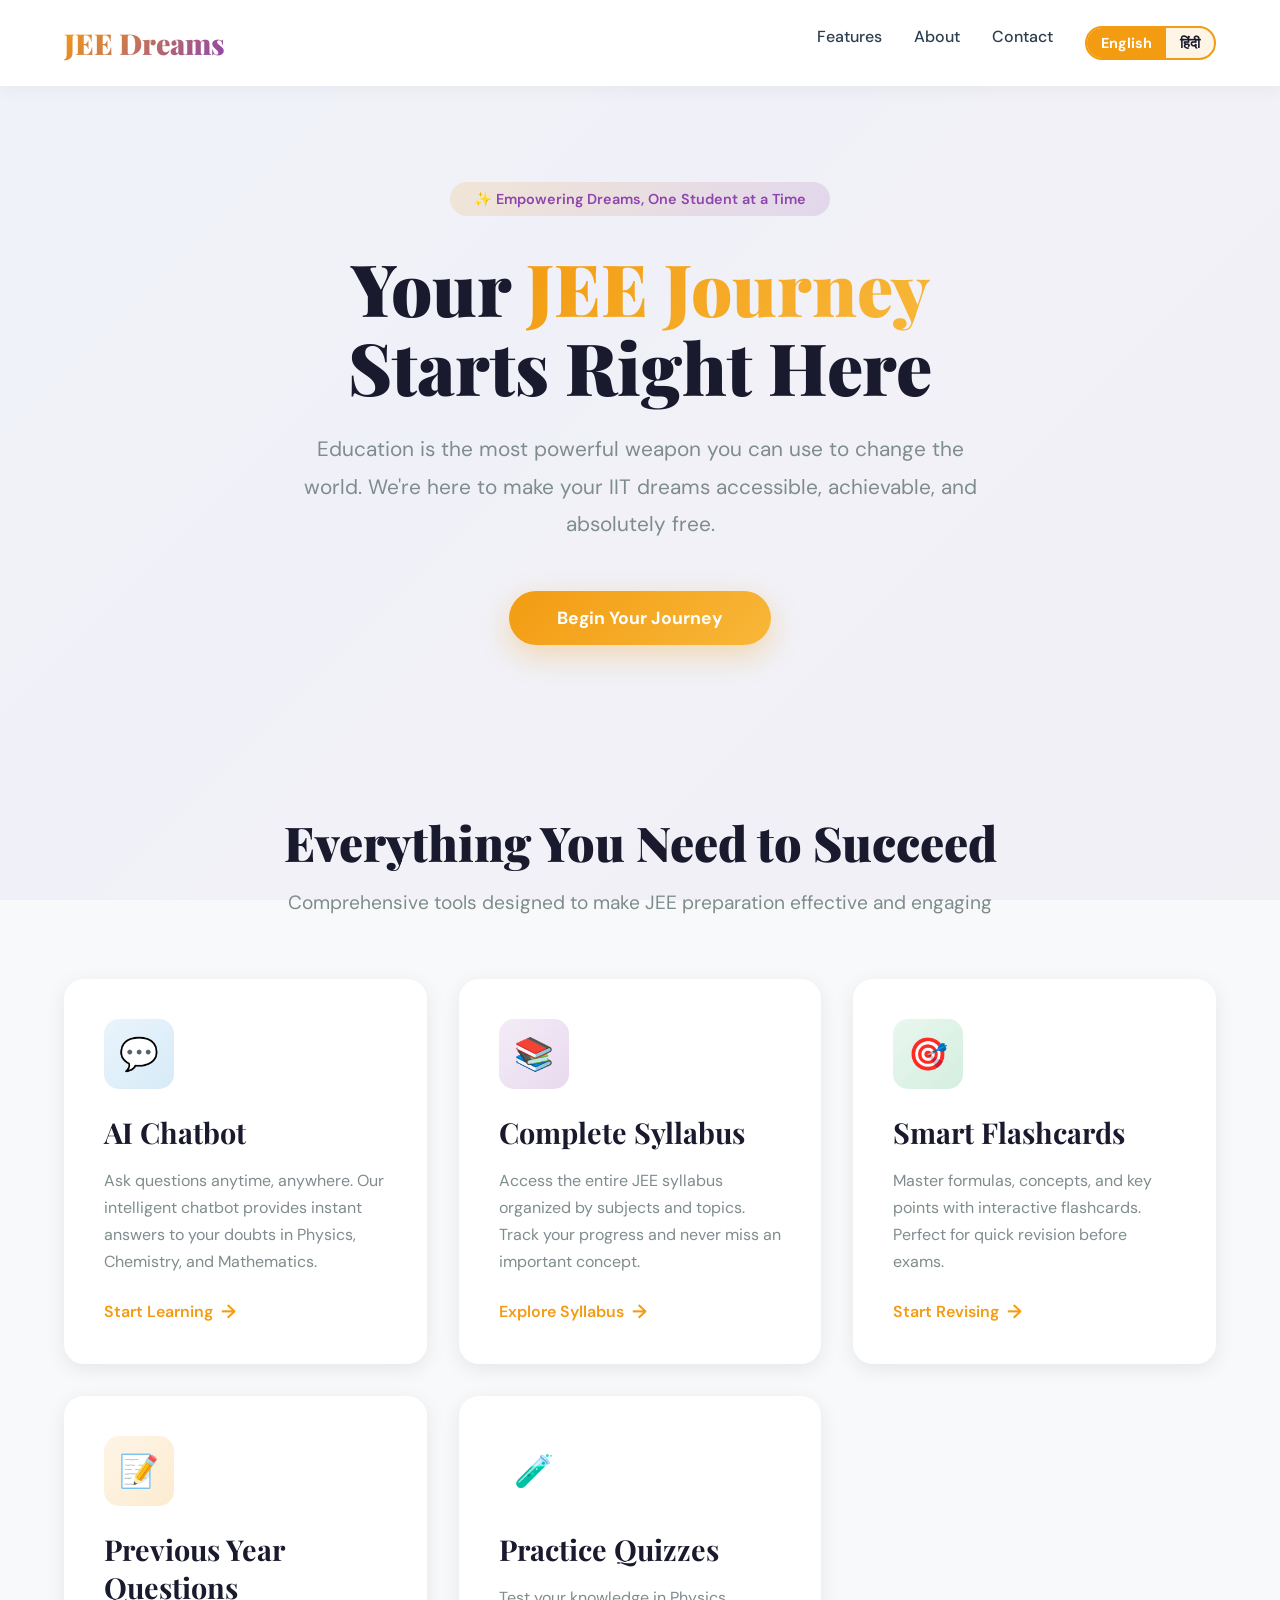
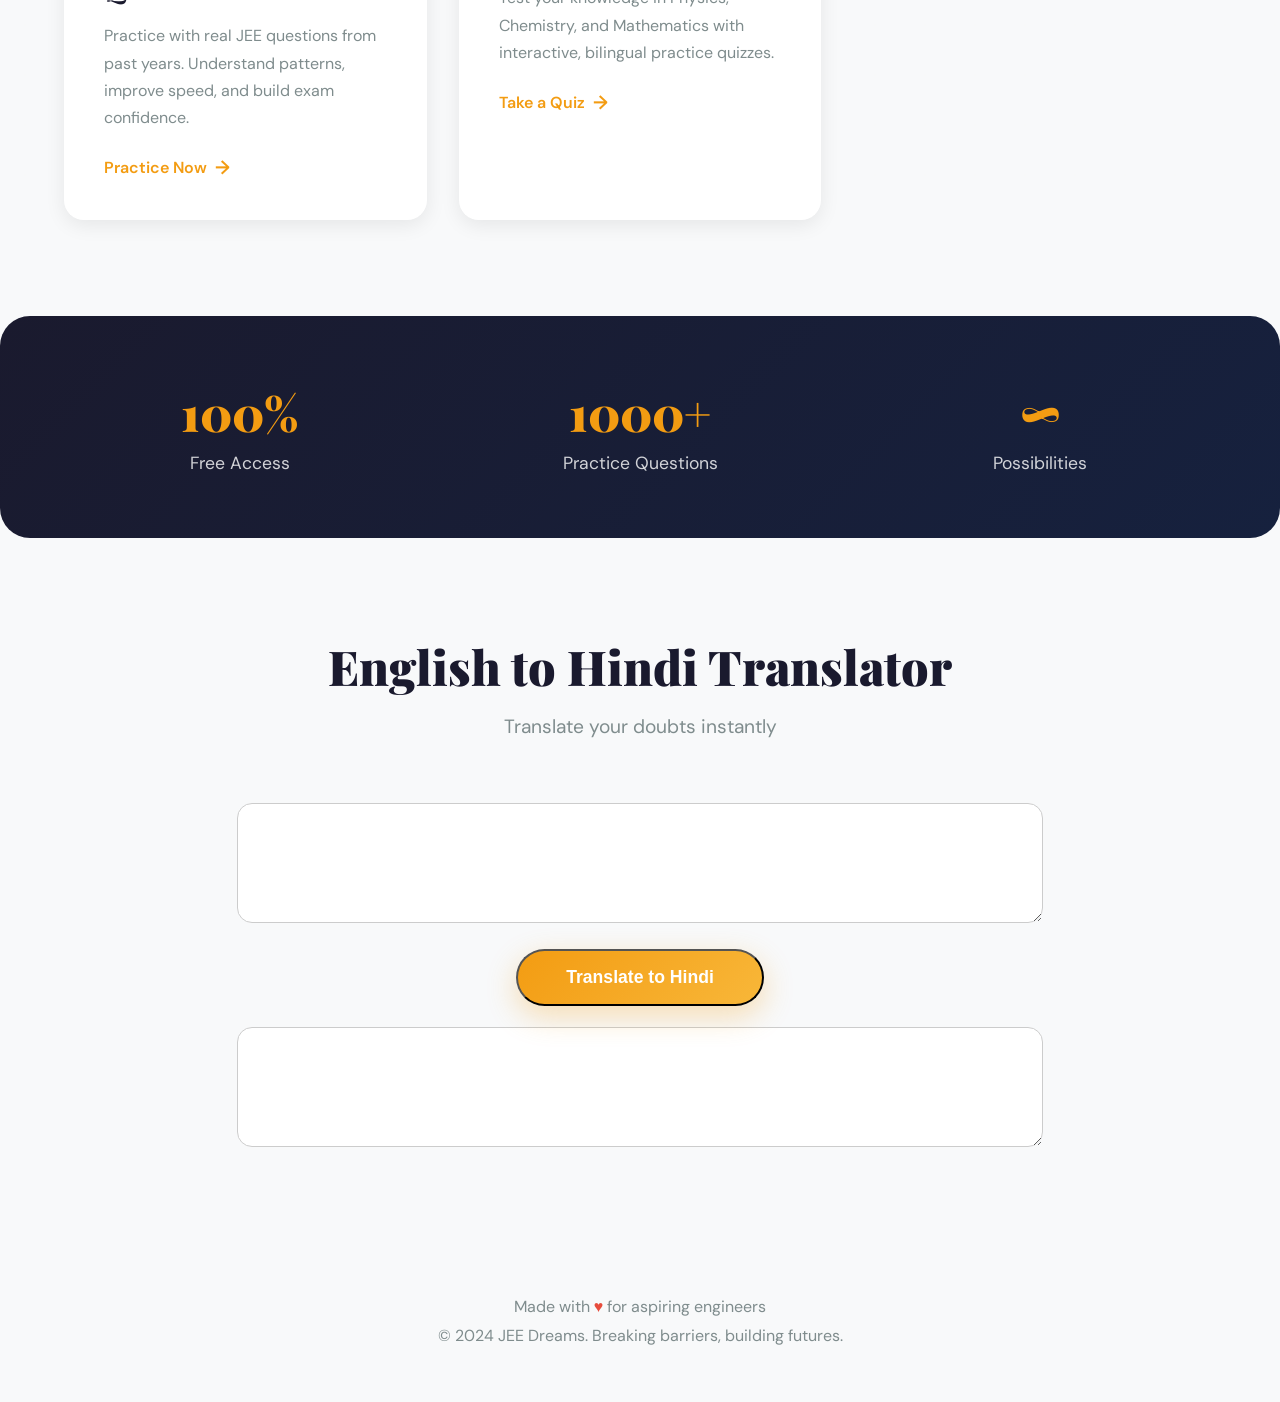
<file: index.html>
<!DOCTYPE html>
<html lang="en">
<head>
    <meta charset="UTF-8">
    <meta name="viewport" content="width=device-width, initial-scale=1.0">
    <title>JEE Dreams - Your Journey Starts Here</title>
    <link href="https://fonts.googleapis.com/css2?family=Playfair+Display:wght@700;900&family=DM+Sans:wght@400;500;700&display=swap" rel="stylesheet">
    <style>
        :root {
            --primary: #1a1a2e;
            --secondary: #16213e;
            --accent: #f39c12;
            --accent-light: #f8b739;
            --success: #27ae60;
            --purple: #8e44ad;
            --blue: #3498db;
            --text: #2c3e50;
            --text-light: #7f8c8d;
            --white: #ffffff;
            --bg-light: #f8f9fa;
        }

        * {
            margin: 0;
            padding: 0;
            box-sizing: border-box;
        }

        body {
            font-family: 'DM Sans', sans-serif;
            color: var(--text);
            overflow-x: hidden;
            background: var(--bg-light);
        }

        /* Animated Background */
        .background-animation {
            position: fixed;
            top: 0;
            left: 0;
            width: 100%;
            height: 100%;
            z-index: -1;
            background: linear-gradient(135deg, #667eea 0%, #764ba2 100%);
            opacity: 0.05;
        }

        .background-animation::before {
            content: '';
            position: absolute;
            width: 200%;
            height: 200%;
            background: radial-gradient(circle, rgba(243, 156, 18, 0.1) 1px, transparent 1px);
            background-size: 50px 50px;
            animation: moveGrid 20s linear infinite;
        }

        @keyframes moveGrid {
            0% { transform: translate(0, 0); }
            100% { transform: translate(50px, 50px); }
        }

        /* Header */
        header {
            padding: 1.5rem 5%;
            background: rgba(255, 255, 255, 0.95);
            backdrop-filter: blur(10px);
            box-shadow: 0 2px 20px rgba(0, 0, 0, 0.05);
            position: sticky;
            top: 0;
            z-index: 100;
            animation: slideDown 0.6s ease-out;
        }

        @keyframes slideDown {
            from {
                transform: translateY(-100%);
                opacity: 0;
            }
            to {
                transform: translateY(0);
                opacity: 1;
            }
        }

        .nav-container {
            max-width: 1400px;
            margin: 0 auto;
            display: flex;
            justify-content: space-between;
            align-items: center;
        }

        .logo {
            font-family: 'Playfair Display', serif;
            font-size: 1.8rem;
            font-weight: 900;
            background: linear-gradient(135deg, var(--accent), var(--purple));
            -webkit-background-clip: text;
            -webkit-text-fill-color: transparent;
            background-clip: text;
        }

        .nav-links {
            display: flex;
            gap: 2rem;
            list-style: none;
        }

        .nav-links a {
            color: var(--text);
            text-decoration: none;
            font-weight: 500;
            position: relative;
            transition: color 0.3s;
        }

        .nav-links a::after {
            content: '';
            position: absolute;
            bottom: -5px;
            left: 0;
            width: 0;
            height: 2px;
            background: var(--accent);
            transition: width 0.3s;
        }

        .nav-links a:hover {
            color: var(--accent);
        }

        .nav-links a:hover::after {
            width: 100%;
        }

        /* Hero Section */
        .hero {
            max-width: 1400px;
            margin: 0 auto;
            padding: 6rem 5% 4rem;
            text-align: center;
            animation: fadeInUp 0.8s ease-out 0.2s both;
        }

        @keyframes fadeInUp {
            from {
                opacity: 0;
                transform: translateY(30px);
            }
            to {
                opacity: 1;
                transform: translateY(0);
            }
        }

        .hero-badge {
            display: inline-block;
            padding: 0.5rem 1.5rem;
            background: linear-gradient(135deg, rgba(243, 156, 18, 0.15), rgba(142, 68, 173, 0.15));
            border-radius: 50px;
            color: var(--purple);
            font-weight: 600;
            font-size: 0.9rem;
            margin-bottom: 2rem;
            animation: pulse 2s ease-in-out infinite;
        }

        @keyframes pulse {
            0%, 100% { transform: scale(1); }
            50% { transform: scale(1.05); }
        }

        .hero h1 {
            font-family: 'Playfair Display', serif;
            font-size: 4.5rem;
            font-weight: 900;
            line-height: 1.1;
            margin-bottom: 1.5rem;
            color: var(--primary);
        }

        .hero h1 .highlight {
            background: linear-gradient(135deg, var(--accent), var(--accent-light));
            -webkit-background-clip: text;
            -webkit-text-fill-color: transparent;
            background-clip: text;
            position: relative;
        }

        .hero p {
            font-size: 1.3rem;
            color: var(--text-light);
            max-width: 700px;
            margin: 0 auto 3rem;
            line-height: 1.8;
        }

        .cta-button {
            display: inline-block;
            padding: 1rem 3rem;
            background: linear-gradient(135deg, var(--accent), var(--accent-light));
            color: var(--white);
            text-decoration: none;
            border-radius: 50px;
            font-weight: 700;
            font-size: 1.1rem;
            box-shadow: 0 10px 30px rgba(243, 156, 18, 0.3);
            transition: all 0.3s;
            position: relative;
            overflow: hidden;
        }

        .cta-button::before {
            content: '';
            position: absolute;
            top: 0;
            left: -100%;
            width: 100%;
            height: 100%;
            background: linear-gradient(90deg, transparent, rgba(255, 255, 255, 0.3), transparent);
            transition: left 0.5s;
        }

        .cta-button:hover {
            transform: translateY(-3px);
            box-shadow: 0 15px 40px rgba(243, 156, 18, 0.4);
        }

        .cta-button:hover::before {
            left: 100%;
        }

        /* Features Grid */
        .features {
            max-width: 1400px;
            margin: 6rem auto;
            padding: 0 5%;
        }

        .features-header {
            text-align: center;
            margin-bottom: 4rem;
            animation: fadeInUp 0.8s ease-out 0.4s both;
        }

        .features-header h2 {
            font-family: 'Playfair Display', serif;
            font-size: 3rem;
            font-weight: 900;
            margin-bottom: 1rem;
            color: var(--primary);
        }

        .features-header p {
            font-size: 1.2rem;
            color: var(--text-light);
        }

        .features-grid {
            display: grid;
            grid-template-columns: repeat(auto-fit, minmax(300px, 1fr));
            gap: 2rem;
        }

        .feature-card {
            background: var(--white);
            border-radius: 20px;
            padding: 2.5rem;
            position: relative;
            overflow: hidden;
            box-shadow: 0 5px 20px rgba(0, 0, 0, 0.08);
            transition: all 0.4s cubic-bezier(0.175, 0.885, 0.32, 1.275);
            cursor: pointer;
            animation: fadeInUp 0.6s ease-out both;
        }

        .feature-card:nth-child(1) { animation-delay: 0.5s; }
        .feature-card:nth-child(2) { animation-delay: 0.6s; }
        .feature-card:nth-child(3) { animation-delay: 0.7s; }
        .feature-card:nth-child(4) { animation-delay: 0.8s; }

        .feature-card::before {
            content: '';
            position: absolute;
            top: 0;
            left: 0;
            width: 100%;
            height: 4px;
            background: linear-gradient(90deg, var(--accent), var(--purple));
            transform: scaleX(0);
            transform-origin: left;
            transition: transform 0.4s;
        }

        .feature-card:hover {
            transform: translateY(-10px);
            box-shadow: 0 20px 50px rgba(0, 0, 0, 0.15);
        }

        .feature-card:hover::before {
            transform: scaleX(1);
        }

        .feature-icon {
            width: 70px;
            height: 70px;
            border-radius: 15px;
            display: flex;
            align-items: center;
            justify-content: center;
            font-size: 2rem;
            margin-bottom: 1.5rem;
            transition: all 0.4s;
        }

        .feature-card:nth-child(1) .feature-icon {
            background: linear-gradient(135deg, rgba(52, 152, 219, 0.1), rgba(52, 152, 219, 0.2));
            color: var(--blue);
        }

        .feature-card:nth-child(2) .feature-icon {
            background: linear-gradient(135deg, rgba(142, 68, 173, 0.1), rgba(142, 68, 173, 0.2));
            color: var(--purple);
        }

        .feature-card:nth-child(3) .feature-icon {
            background: linear-gradient(135deg, rgba(39, 174, 96, 0.1), rgba(39, 174, 96, 0.2));
            color: var(--success);
        }

        .feature-card:nth-child(4) .feature-icon {
            background: linear-gradient(135deg, rgba(243, 156, 18, 0.1), rgba(243, 156, 18, 0.2));
            color: var(--accent);
        }

        .feature-card:hover .feature-icon {
            transform: scale(1.1) rotate(5deg);
        }

        .feature-card h3 {
            font-family: 'Playfair Display', serif;
            font-size: 1.8rem;
            font-weight: 700;
            margin-bottom: 1rem;
            color: var(--primary);
        }

        .feature-card p {
            color: var(--text-light);
            line-height: 1.7;
            margin-bottom: 1.5rem;
        }

        .feature-link {
            color: var(--accent);
            font-weight: 600;
            text-decoration: none;
            display: inline-flex;
            align-items: center;
            gap: 0.5rem;
            transition: gap 0.3s;
        }

        .feature-link:hover {
            gap: 1rem;
        }

        .feature-link::after {
            content: '→';
            font-size: 1.2rem;
        }

        /* Stats Section */
        .stats {
            max-width: 1400px;
            margin: 6rem auto;
            padding: 4rem 5%;
            background: linear-gradient(135deg, var(--primary), var(--secondary));
            border-radius: 30px;
            animation: fadeInUp 0.8s ease-out 0.9s both;
        }

        .stats-grid {
            display: grid;
            grid-template-columns: repeat(auto-fit, minmax(200px, 1fr));
            gap: 3rem;
            text-align: center;
        }

        .stat-item h3 {
            font-family: 'Playfair Display', serif;
            font-size: 3rem;
            font-weight: 900;
            color: var(--accent);
            margin-bottom: 0.5rem;
        }

        .stat-item p {
            color: rgba(255, 255, 255, 0.8);
            font-size: 1.1rem;
        }

        /* Footer */
        footer {
            text-align: center;
            padding: 3rem 5%;
            color: var(--text-light);
            animation: fadeInUp 0.8s ease-out 1s both;
        }

        footer p {
            margin-bottom: 0.5rem;
        }

        .footer-heart {
            color: #e74c3c;
            animation: heartbeat 1.5s ease-in-out infinite;
        }

        @keyframes heartbeat {
            0%, 100% { transform: scale(1); }
            25% { transform: scale(1.2); }
        }

        /* Language Toggle */
        .lang-toggle {
            display: inline-flex;
            align-items: center;
            background: rgba(243, 156, 18, 0.1);
            border: 2px solid var(--accent);
            border-radius: 25px;
            overflow: hidden;
            cursor: pointer;
            transition: background 0.3s ease;
        }

        .lang-toggle span {
            padding: 6px 14px;
            font-size: 0.9rem;
            font-weight: 700;
            color: var(--primary);
            transition: all 0.3s ease;
        }

        .lang-toggle span.active {
            background: var(--accent);
            color: var(--white);
        }

        /* Responsive */
        @media (max-width: 768px) {
            .hero h1 {
                font-size: 2.8rem;
            }

            .hero p {
                font-size: 1.1rem;
            }

            .features-header h2 {
                font-size: 2.2rem;
            }

            .nav-links {
                display: none;
            }

            .features-grid {
                grid-template-columns: 1fr;
            }

            .stats-grid {
                grid-template-columns: 1fr;
                gap: 2rem;
            }
        }
    </style>
</head>
<body>
    <div class="background-animation"></div>

    <header>
        <nav class="nav-container">
            <div class="logo">JEE Dreams</div>
            <ul class="nav-links">
                <li><a href="#features">Features</a></li>
                <li><a href="#about">About</a></li>
                <li><a href="#contact">Contact</a></li>
                <li>
                    <div class="lang-toggle" onclick="toggleLanguage()">
                        <span id="lang-eng" class="active">English</span>
                        <span id="lang-hin">हिंदी</span>
                    </div>
                </li>
            </ul>
        </nav>
    </header>

    <section class="hero">
        <div class="hero-badge">✨ Empowering Dreams, One Student at a Time</div>
        <h1>
            Your <span class="highlight">JEE Journey</span><br>
            Starts Right Here
        </h1>
        <p>
            Education is the most powerful weapon you can use to change the world. 
            We're here to make your IIT dreams accessible, achievable, and absolutely free.
        </p>
        <a href="#features" class="cta-button">Begin Your Journey</a>
    </section>

    <section class="features" id="features">
        <div class="features-header">
            <h2>Everything You Need to Succeed</h2>
            <p>Comprehensive tools designed to make JEE preparation effective and engaging</p>
        </div>

        <div class="features-grid">
            <div class="feature-card">
                <div class="feature-icon">💬</div>
                <h3>AI Chatbot</h3>
                <p>
                    Ask questions anytime, anywhere. Our intelligent chatbot provides instant answers to your 
                    doubts in Physics, Chemistry, and Mathematics.
                </p>
                <a href="chatbot.html" class="feature-link">Start Learning</a>
            </div>

            <div class="feature-card">
                <div class="feature-icon">📚</div>
                <h3>Complete Syllabus</h3>
                <p>
                    Access the entire JEE syllabus organized by subjects and topics. Track your progress 
                    and never miss an important concept.
                </p>
                <a href="JEE_Main_Syllabus_2025.pdf" class="feature-link">Explore Syllabus</a>
            </div>

            <div class="feature-card">
                <div class="feature-icon">🎯</div>
                <h3>Smart Flashcards</h3>
                <p>
                    Master formulas, concepts, and key points with interactive flashcards. 
                    Perfect for quick revision before exams.
                </p>
                <a href="flashcards.html" class="feature-link">Start Revising</a>
            </div>

            <div class="feature-card">
                <div class="feature-icon">📝</div>
                <h3>Previous Year Questions</h3>
                <p>
                    Practice with real JEE questions from past years. Understand patterns, 
                    improve speed, and build exam confidence.
                </p>
                <a href="pyq.html" class="feature-link">Practice Now</a>
            </div>

            <div class="feature-card">
                <div class="feature-icon">🧪</div>
                <h3>Practice Quizzes</h3>
                <p>
                    Test your knowledge in Physics, Chemistry, and Mathematics with interactive, bilingual practice quizzes.
                </p>
                <a href="quiz.html" class="feature-link">Take a Quiz</a>
            </div>
        </div>
    </section>

    <section class="stats">
        <div class="stats-grid">
            <div class="stat-item">
                <h3>100%</h3>
                <p>Free Access</p>
            </div>
             <div class="stat-item">
                 <h3>1000+</h3>
                <p>Practice Questions</p>
            </div>
            <div class="stat-item">
                <h3>∞</h3>
                <p>Possibilities</p>
            </div>
        </div>
    </section>
         <section class="features">
    <div class="features-header">
        <h2>English to Hindi Translator</h2>
        <p>Translate your doubts instantly</p>
    </div>

    <div style="text-align:center;">
        <textarea id="englishText" 
            placeholder="Enter English text"
            style="width:70%; height:120px; padding:15px; border-radius:15px; border:1px solid #ccc;">
        </textarea>

        <br><br>

        <button onclick="translateText()" class="cta-button">
            Translate to Hindi
        </button>

        <br><br>

        <textarea id="hindiText" 
            placeholder="Hindi Translation"
            style="width:70%; height:120px; padding:15px; border-radius:15px; border:1px solid #ccc;"
            readonly>
        </textarea>
    </div>
</section>
    <footer>
        <p>Made with <span class="footer-heart">♥</span> for aspiring engineers</p>
        <p>© 2024 JEE Dreams. Breaking barriers, building futures.</p>
    </footer>
 
    <script>
        // Smooth scrolling for anchor links
        document.querySelectorAll('a[href^="#"]').forEach(anchor => {
            anchor.addEventListener('click', function (e) {
                e.preventDefault();
                const target = document.querySelector(this.getAttribute('href'));
                if (target) {
                    target.scrollIntoView({
                        behavior: 'smooth',
                        block: 'start'
                    });
                }
            });
        });

        // Add parallax effect to hero section
        window.addEventListener('scroll', () => {
            const scrolled = window.pageYOffset;
            const hero = document.querySelector('.hero');
            if (hero) {
                hero.style.transform = `translateY(${scrolled * 0.3}px)`;
                hero.style.opacity = 1 - scrolled / 600;
            }
        });

        // Intersection Observer for animations
        const observerOptions = {
            threshold: 0.1,
            rootMargin: '0px 0px -100px 0px'
        };

        const observer = new IntersectionObserver((entries) => {
            entries.forEach(entry => {
                if (entry.isIntersecting) {
                    entry.target.style.animationPlayState = 'running';
                }
            });
        }, observerOptions);

        document.querySelectorAll('.feature-card').forEach(card => {
            observer.observe(card);
        });

        const staticTranslations = [
            { sel: '.logo', hi: 'जेईई ड्रीम्स', en: 'JEE Dreams' },
            { sel: '.nav-links li:nth-child(1) a', hi: 'विशेषताएं', en: 'Features' },
            { sel: '.nav-links li:nth-child(2) a', hi: 'हमारे बारे में', en: 'About' },
            { sel: '.nav-links li:nth-child(3) a', hi: 'संपर्क करें', en: 'Contact' },
            { sel: '.hero-badge', hi: '✨ छात्रों के सपनों को साकार करना', en: '✨ Empowering Dreams, One Student at a Time' },
            { sel: '.hero h1', hi: 'आपकी <span class="highlight">JEE यात्रा</span><br>यहीं से शुरू होती है', en: 'Your <span class="highlight">JEE Journey</span><br>Starts Right Here' },
            { sel: '.hero p', hi: 'शिक्षा दुनिया को बदलने का सबसे शक्तिशाली हथियार है। हम आपके IIT के सपनों को सुलभ और बिल्कुल मुफ्त बनाने आए हैं।', en: `Education is the most powerful weapon you can use to change the world. 
            We're here to make your IIT dreams accessible, achievable, and absolutely free.` },
            { sel: '.hero .cta-button', hi: 'अपनी यात्रा शुरू करें', en: 'Begin Your Journey' },
            { sel: '.features-header h2', hi: 'सफलता के लिए सब कुछ', en: 'Everything You Need to Succeed' },
            { sel: '.features-header p', hi: 'JEE की तैयारी को प्रभावी बनाने के लिए व्यापक उपकरण', en: 'Comprehensive tools designed to make JEE preparation effective and engaging' },
            { sel: '.feature-card:nth-child(1) h3', hi: 'एआई चैटबॉट', en: 'AI Chatbot' },
            { sel: '.feature-card:nth-child(1) p', hi: 'कभी भी, कहीं भी प्रश्न पूछें। हमारा चैटबॉट आपके भौतिकी, रसायन विज्ञान और गणित के संदेहों का तुरंत उत्तर देता है।', en: 'Ask questions anytime, anywhere. Our intelligent chatbot provides instant answers to your doubts in Physics, Chemistry, and Mathematics.' },
            { sel: '.feature-card:nth-child(1) .feature-link', hi: 'सीखना शुरू करें', en: 'Start Learning' },
            { sel: '.feature-card:nth-child(2) h3', hi: 'पूरा पाठ्यक्रम', en: 'Complete Syllabus' },
            { sel: '.feature-card:nth-child(2) p', hi: 'पूरे JEE पाठ्यक्रम तक पहुंचें। प्रगति को ट्रैक करें और महत्वपूर्ण अवधारणाओं को याद रखें।', en: 'Access the entire JEE syllabus organized by subjects and topics. Track your progress and never miss an important concept.' },
            { sel: '.feature-card:nth-child(2) .feature-link', hi: 'पाठ्यक्रम देखें', en: 'Explore Syllabus' },
            { sel: '.feature-card:nth-child(3) h3', hi: 'स्मार्ट फ्लैशकार्ड', en: 'Smart Flashcards' },
            { sel: '.feature-card:nth-child(3) p', hi: 'फ्लैशकार्ड के साथ सूत्र और अवधारणाओं को समझें। परीक्षा से पहले त्वरित रिवीजन के लिए सही है।', en: 'Master formulas, concepts, and key points with interactive flashcards. Perfect for quick revision before exams.' },
            { sel: '.feature-card:nth-child(3) .feature-link', hi: 'रिवीजन शुरू करें', en: 'Start Revising' },
            { sel: '.feature-card:nth-child(4) h3', hi: 'पिछले वर्ष के प्रश्न', en: 'Previous Year Questions' },
            { sel: '.feature-card:nth-child(4) p', hi: 'पिछले वर्षों के वास्तविक JEE प्रश्नों का अभ्यास करें। पैटर्न समझें और परीक्षा का आत्मविश्वास बढ़ाएं।', en: 'Practice with real JEE questions from past years. Understand patterns, improve speed, and build exam confidence.' },
            { sel: '.feature-card:nth-child(4) .feature-link', hi: 'अभी अभ्यास करें', en: 'Practice Now' },
            { sel: '.feature-card:nth-child(5) h3', hi: 'अभ्यास प्रश्नोत्तरी', en: 'Practice Quizzes' },
            { sel: '.feature-card:nth-child(5) p', hi: 'अंतःक्रियात्मक, द्विभाषी अभ्यास प्रश्नोत्तरी के साथ भौतिकी, रसायन विज्ञान और गणित में अपने ज्ञान का परीक्षण करें।', en: 'Test your knowledge in Physics, Chemistry, and Mathematics with interactive, bilingual practice quizzes.' },
            { sel: '.feature-card:nth-child(5) .feature-link', hi: 'प्रश्नोत्तरी लें', en: 'Take a Quiz' },
            { sel: '.stat-item:nth-child(1) p', hi: 'निःशुल्क पहुँच', en: 'Free Access' },
            { sel: '.stat-item:nth-child(2) p', hi: 'अभ्यास प्रश्न', en: 'Practice Questions' },
            { sel: '.stat-item:nth-child(3) p', hi: 'संभावनाएं', en: 'Possibilities' },
            { sel: '#englishText', attr: 'placeholder', hi: 'अंग्रेजी पाठ दर्ज करें', en: 'Enter English text' },
            { sel: '#hindiText', attr: 'placeholder', hi: 'हिंदी अनुवाद', en: 'Hindi Translation' }
        ];

        function applyTranslations(lang) {
            staticTranslations.forEach(item => {
                const el = document.querySelector(item.sel);
                if (el) {
                    if (item.attr) el.setAttribute(item.attr, item[lang]);
                    else el.innerHTML = item[lang];
                }
            });
            
            // Manual overrides for elements without highly specific selectors
            const feats = document.querySelectorAll('.features-header');
            if (feats.length > 1) {
                const h2 = feats[1].querySelector('h2');
                const p = feats[1].querySelector('p');
                if (h2) h2.innerHTML = lang === 'hi' ? 'अंग्रेजी से हिंदी अनुवादक' : 'English to Hindi Translator';
                if (p) p.innerHTML = lang === 'hi' ? 'अपने संदेहों का तुरंत अनुवाद करें' : 'Translate your doubts instantly';
            }

            const btns = document.querySelectorAll('.cta-button');
            if (btns.length > 1) {
                btns[1].innerHTML = lang === 'hi' ? 'हिंदी में अनुवाद करें' : 'Translate to Hindi';
            }

            const fPs = document.querySelectorAll('footer p');
            if (fPs.length >= 2) {
                fPs[0].innerHTML = lang === 'hi' ? 'इंजीनियरों के लिए <span class="footer-heart">♥</span> से बनाया गया' : 'Made with <span class="footer-heart">♥</span> for aspiring engineers';
                fPs[1].innerHTML = lang === 'hi' ? '© 2024 JEE Dreams. बाधाओं को तोड़ना, भविष्य का निर्माण करना।' : '© 2024 JEE Dreams. Breaking barriers, building futures.';
            }
        }

        let currentLang = 'en';
        function toggleLanguage() {
            const engSpan = document.getElementById('lang-eng');
            const hinSpan = document.getElementById('lang-hin');
            
            if (currentLang === 'en') {
                currentLang = 'hi';
                engSpan.classList.remove('active');
                hinSpan.classList.add('active');
            } else {
                currentLang = 'en';
                hinSpan.classList.remove('active');
                engSpan.classList.add('active');
            }
            applyTranslations(currentLang);
        }

        async function translateText() {
    let text = document.getElementById("englishText").value;

    if (text.trim() === "") {
        alert("Please enter some text!");
        return;
    }

    let response = await fetch(
        "https://api.mymemory.translated.net/get?q=" 
        + encodeURIComponent(text) + "&langpair=en|hi"
    );

    let data = await response.json();

    document.getElementById("hindiText").value =
        data.responseData.translatedText;
}

    </script>
</body>
</html>
</file>
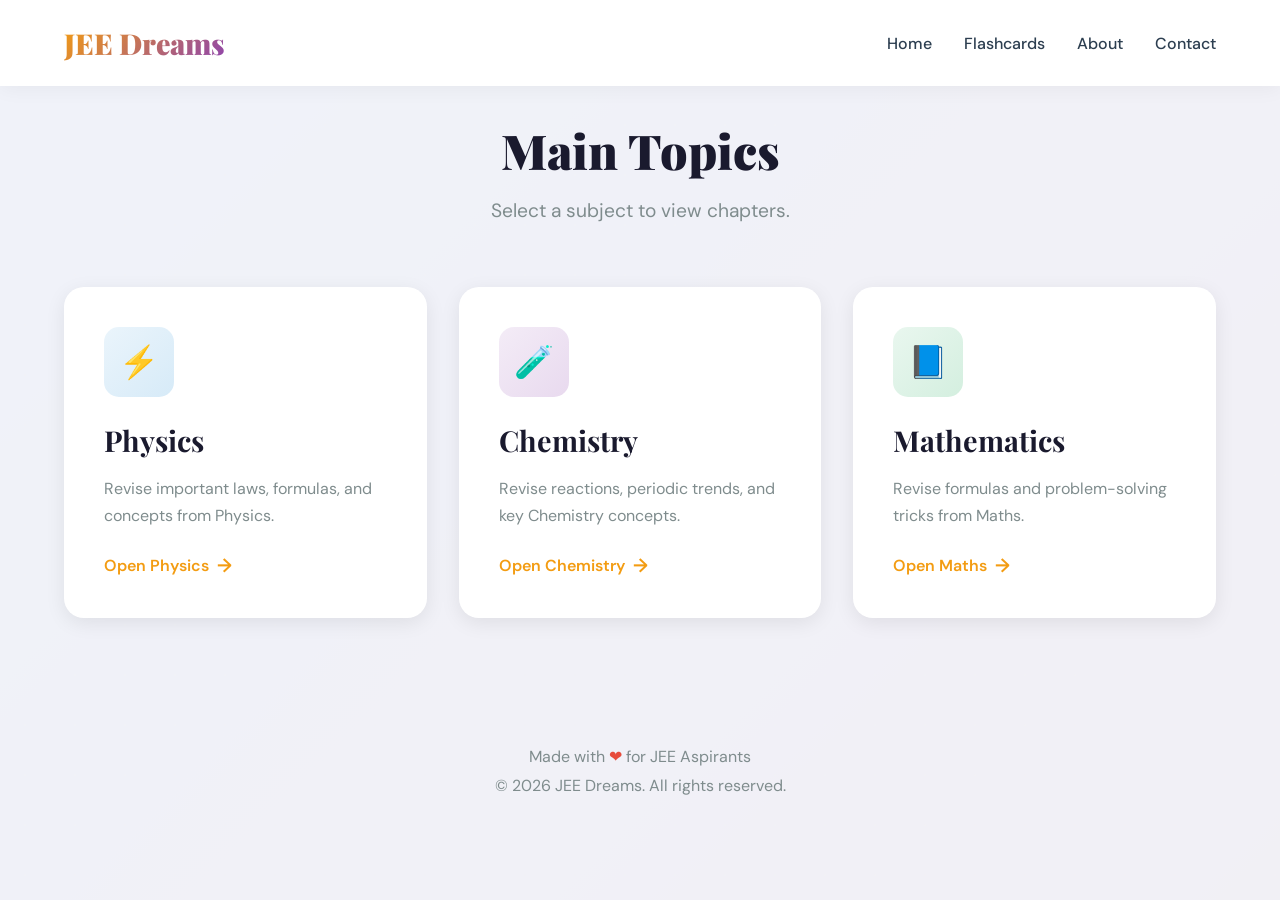
<file: flashcards.html>
<!DOCTYPE html>
<html lang="en">
<head>
    <meta charset="UTF-8" />
    <meta name="viewport" content="width=device-width, initial-scale=1.0" />

    <title>Flashcards - JEE Dreams</title>

    <!-- Google Fonts (same as main page) -->
    <link rel="preconnect" href="https://fonts.googleapis.com">
    <link rel="preconnect" href="https://fonts.gstatic.com" crossorigin>
    <link href="https://fonts.googleapis.com/css2?family=DM+Sans:wght@400;500;700&family=Playfair+Display:wght@700;900&display=swap" rel="stylesheet">

    <!-- Main CSS -->
    <link rel="stylesheet" href="style.css">

    <!-- Extra Flashcard CSS -->
    <style>
        .flashcards-container {
            max-width: 1400px;
            margin: 0 auto;
            padding: 2rem 5% 5rem;
        }

        .topic-title {
            font-family: 'Playfair Display', serif;
            font-size: 2.5rem;
            font-weight: 900;
            color: var(--primary);
            margin-bottom: 1rem;
        }

        .topic-desc {
            font-size: 1.2rem;
            color: var(--text-light);
            margin-bottom: 2.5rem;
            line-height: 1.7;
        }

        .back-btn {
            display: inline-block;
            margin-top: 2rem;
            padding: 0.9rem 2rem;
            background: linear-gradient(135deg, var(--accent), var(--accent-light));
            color: white;
            border-radius: 50px;
            text-decoration: none;
            font-weight: 700;
            border: none;
            cursor: pointer;
            transition: 0.3s;
        }

        .back-btn:hover {
            transform: translateY(-3px);
            box-shadow: 0 10px 30px rgba(243, 156, 18, 0.3);
        }

        /* Flashcard Box */
        .flashcard-box {
            background: var(--white);
            border-radius: 20px;
            padding: 3rem;
            box-shadow: 0 5px 20px rgba(0, 0, 0, 0.08);
            text-align: center;
            max-width: 800px;
            margin: 0 auto;
            cursor: pointer;
            transition: 0.3s;
        }

        .flashcard-box:hover {
            transform: translateY(-5px);
            box-shadow: 0 20px 50px rgba(0, 0, 0, 0.12);
        }

        .flashcard-question {
            font-size: 1.8rem;
            font-weight: 800;
            font-family: 'Playfair Display', serif;
            color: var(--primary);
            margin-bottom: 1rem;
        }

        .flashcard-answer {
            font-size: 1.2rem;
            color: var(--text-light);
            line-height: 1.7;
            display: none;
        }

        .flashcard-hint {
            margin-top: 1.5rem;
            font-size: 1rem;
            color: var(--accent);
            font-weight: 700;
        }

        /* Navigation Buttons */
        .flashcard-controls {
            display: flex;
            justify-content: center;
            gap: 1.5rem;
            margin-top: 2rem;
        }

        .control-btn {
            padding: 0.9rem 2rem;
            border: none;
            border-radius: 50px;
            font-weight: 700;
            cursor: pointer;
            background: linear-gradient(135deg, var(--accent), var(--accent-light));
            color: white;
            transition: 0.3s;
        }

        .control-btn:hover {
            transform: translateY(-3px);
            box-shadow: 0 10px 30px rgba(243, 156, 18, 0.3);
        }

        .counter {
            margin-top: 1.5rem;
            font-weight: 700;
            color: var(--text-light);
            text-align: center;
        }
    </style>
</head>

<body class="subpage">
    <div class="background-animation"></div>

    <!-- Header (same theme as main page) -->
    <header>
        <div class="nav-container">
            <div class="logo">JEE Dreams</div>
            <ul class="nav-links">
                <li><a href="index.html">Home</a></li>
                <li><a href="flashcards.html">Flashcards</a></li>
                <li><a href="#">About</a></li>
                <li><a href="#">Contact</a></li>
            </ul>
        </div>
    </header>

    <!-- Hero Section -->
    <section class="hero">
        <div class="hero-badge">Smart Revision Mode</div>
        <h1>Interactive <span class="highlight">Flashcards</span></h1>
        <p>
            Choose a subject, select a chapter, and start revising important formulas, concepts,
            and key points quickly.
        </p>
    </section>

    <!-- Flashcards Content -->
    <section class="flashcards-container">

        <!-- MAIN TOPICS -->
        <div id="mainTopics">
            <div class="features-header">
                <h2>Main Topics</h2>
                <p>Select a subject to view chapters.</p>
            </div>

            <div class="features-grid">
                <div class="feature-card" onclick="showSubtopics('physics')">
                    <div class="feature-icon">⚡</div>
                    <h3>Physics</h3>
                    <p>Revise important laws, formulas, and concepts from Physics.</p>
                    <a class="feature-link">Open Physics</a>
                </div>

                <div class="feature-card" onclick="showSubtopics('chemistry')">
                    <div class="feature-icon">🧪</div>
                    <h3>Chemistry</h3>
                    <p>Revise reactions, periodic trends, and key Chemistry concepts.</p>
                    <a class="feature-link">Open Chemistry</a>
                </div>

                <div class="feature-card" onclick="showSubtopics('maths')">
                    <div class="feature-icon">📘</div>
                    <h3>Mathematics</h3>
                    <p>Revise formulas and problem-solving tricks from Maths.</p>
                    <a class="feature-link">Open Maths</a>
                </div>
            </div>
        </div>

        <!-- SUBTOPICS -->
        <div id="subTopics" style="display:none;">
            <div class="features-header">
                <h2 id="subTopicTitle"></h2>
                <p>Select a chapter to view flashcards.</p>
            </div>

            <div class="features-grid" id="subtopicGrid"></div>

            <button class="back-btn" onclick="goBackToMain()">⬅ Back to Main Topics</button>
        </div>
        <!-- CHEMISTRY CHAPTERS -->
        <div id="chemChapters" style="display:none;">
            <div class="features-header">
                <h2 id="chemBranchTitle"></h2>
                <p>Select a chapter to view flashcards.</p>
            </div>

            <div class="features-grid" id="chemChapterGrid"></div>

            <button class="back-btn" onclick="goBackToBranches()">⬅ Back</button>
        </div>

        <!-- FLASHCARDS SECTION -->
        <div id="flashcardsSection" style="display:none;">
            <div class="features-header">
                <h2 id="flashcardTitle"></h2>
                <p>Click the flashcard to reveal the answer.</p>
            </div>

            <div class="flashcard-box" onclick="toggleAnswer()">
                <div class="flashcard-question" id="questionText"></div>
                <div class="flashcard-answer" id="answerText"></div>
                <div class="flashcard-hint">Click to Flip</div>
            </div>

            <div class="flashcard-controls">
                <button class="control-btn" onclick="prevCard()">⬅ Previous</button>
                <button class="control-btn" onclick="nextCard()">Next ➡</button>
            </div>

            <div class="counter" id="cardCounter"></div>

            <button class="back-btn" onclick="goBackToSub()">⬅ Back to Chapters</button>
        </div>

    </section>

    <footer>
        <p>Made with <span class="footer-heart">❤</span> for JEE Aspirants</p>
        <p>© 2026 JEE Dreams. All rights reserved.</p>
    </footer>

    <script>
        const data = {
            physics: {
                Mechanics: [
                    { q: "Newton’s Second Law?", a: "Force is equal to mass times acceleration: F = ma" },
                    { q: "Momentum Formula?", a: "p = mv (mass × velocity)" },
                    { q: "Work Done Formula?", a: "W = F × d × cos(θ)" },
                    { q: "What is Work done by a constant force?", a: "W = F.s.cos(θ)" },
                    { q: "What is Centripetal Force in circular motion?", a: "Fc = mv²/r" }
                ],
                Thermodynamics: [
                    { q: "First Law of Thermodynamics?", a: "ΔU = Q - W" },
                    { q: "Ideal Gas Equation?", a: "PV = nRT" },
                    { q: "RMS speed of gas molecules?", a: "Vrms = √(3RT/M)" },
                    { q: "What is the formula for entropy change?", a: "ΔS = Q/T" },
                    { q: "What is the formula for specific heat capacity?", a: "Q = mcΔT" }
                ],
                "SHM and Waves": [
                    { q: "What is the time period of a spring-mass SHM?", a: "T = 2π √(m/k)" },
                    { q: "Speed of Sound in Air?", a: "v = 331 + 0.6T (m/s)" },
                    { q: "What is the formula for Doppler Effect?", a: "f' = f (v ± v₀) / (v ∓ vs)" },
                    { q: "What is maximum speed in SHM?", a: "vmax = ωA" },
                    { q: "What is the formula for frequency of a wave?", a: "f = v/λ" }
                ],
                "Electrostatics and Capacitors": [
                    { q: "Coulomb’s Law?", a: "F = k (q₁q₂/r²)" },
                    { q: "Electric Field due to a point charge?", a: "E = k (q/r²)" },
                    { q: "Capacitance of a parallel plate capacitor?", a: "C = ε₀A/d" },
                    { q: "Energy stored in a capacitor?", a: "U = ½ CV²" },
                    { q: "What is the formula for potential difference across a capacitor?", a: "V = Q/C" }
                ],
                "Current Electricity": [
                    { q: "Ohm’s Law?", a: "V = IR" },
                    { q: "Power dissipated in a resistor?", a: "P = IV = I²R = V²/R" },
                    { q: "Resistivity formula?", a: "R = ρL/A" },
                    { q: "What is the formula for current density?", a: "J = I/A" },
                    { q: "What is the formula for drift velocity?", a: "vd = I/(nAe)" }
                ],
                "Magnetism and EMI and AC": [
                    { q: "Biot-Savart Law?", a: "dB = (μ₀/4π) (Idl × r̂)/r²" },
                    { q: "Faraday’s Law of Induction?", a: "ε = -dΦ/dt" },
                    { q: "Impedance in an RLC circuit?", a: "Z = √(R² + (XL - XC)²)" },
                    { q: "What is the formula for magnetic force on a moving charge?", a: "F = q(v × B)" },
                    { q: "What is the formula for self-inductance?", a: "L = NΦ/I" }
                ],
                "Modern Physics": [
                    { q: "Photoelectric Equation?", a: "K.E. = hf - φ" },
                    { q: "De Broglie Wavelength?", a: "λ = h/p" },
                    { q: "Heisenberg Uncertainty Principle?", a: "Δx Δp ≥ ħ/2" },
                    { q: "What is the formula for energy of a photon?", a: "E = hf" },
                    { q: "What is the formula for half-life?", a: "N = N₀ (½)^(t/T)" }
                ],
                "Ray Optics and Wave Optics": [
                    { q: "Lens Formula?", a: "1/f = 1/v - 1/u" },
                    { q: "Magnification formula?", a: "M = v/u" },
                    { q: "Young’s Double Slit Experiment formula?", a: "d sin(θ) = nλ" },
                    { q: "What is the formula for critical angle?", a: "sin(θc) = n₂/n₁" },
                    { q: "What is the formula for intensity in wave optics?", a: "I ∝ A²" }
                ]

            },

            chemistry: {
                "Physical Chemistry": {
                    "Mole Concept": [
                        { q: "What is 1 mole?", a: "Amount of substance containing 6.022 × 10²³ particles" },
                        { q: "Relation between moles and mass?", a: "n = m / M (mass / molar mass)" },
                        { q: "Molarity formula?", a: "M = moles of solute / volume (L)" },
                        { q: "What is Avogadro’s number?", a: "6.022 × 10²³ (particles per mole)" },
                        { q: "What is the formula for empirical formula?", a: "Empirical formula = (moles of each element) / (smallest moles)" }
                    ],

                    "Thermodynamics": [
                        { q: "First law of thermodynamics?", a: "ΔU = Q − W" },
                        { q: "Enthalpy relation?", a: "H = U + PV" },
                        { q: "Gibbs free energy formula?", a: "ΔG = ΔH − TΔS" },
                        { q: "What is the formula for entropy change?", a: "ΔS = Q/T" },
                        { q: "What is the formula for specific heat capacity?", a: "Q = mcΔT" }
                    ],

                    "Chemical Equilibrium and Ionic Equilibrium": [
                        { q: "What is equilibrium constant Kc?", a: "Ratio of product concentration to reactant concentration at equilibrium" },
                        { q: "Relation between Kp and Kc?", a: "Kp = Kc(RT)^(Δn)" },
                        { q: "pH formula?", a: "pH = −log[H⁺]" },
                        { q: "pOH formula?", a: "pOH = −log[OH⁻]" },
                        { q: "What is the formula for solubility product?", a: "Ksp = [A⁺]ᵐ[B⁻]ⁿ" }
                    ],

                    "Electrochemistry": [
                        { q: "What is EMF of cell?", a: "Ecell = Ecathode − Eanode" },
                        { q: "Nernst equation?", a: "E = E° − (0.0591/n) logQ (at 25°C)" },
                        { q: "Faraday constant value?", a: "F = 96500 C/mol" },
                        { q: "What is the formula for Gibbs free energy change in electrochemistry?", a: "ΔG = −nFE" },
                        { q: "What is the formula for equilibrium constant from EMF?", a: "K = 10^(nE°/0.0591)" }
                    ],

                    "Chemical Kinetics": [
                        { q: "Rate law for reaction?", a: "Rate = k[A]^m[B]^n" },
                        { q: "Unit of rate constant for 1st order reaction?", a: "s⁻¹" },
                        { q: "Half-life of first order reaction?", a: "t½ = 0.693/k" },
                        { q: "What is the formula for activation energy?", a: "Ea = -RT ln(k/A)" },
                        { q: "What is the formula for Arrhenius equation?", a: "k = A e^(-Ea/RT)" }
                    ],

                    "Solutions": [
                        { q: "Raoult’s law?", a: "P = Xsolvent × P°" },
                        { q: "Molality formula?", a: "m = moles of solute / kg solvent" },
                        { q: "Osmotic pressure formula?", a: "π = MRT" },
                        { q: "What is the formula for boiling point elevation?", a: "ΔTb = Kb m" },
                        { q: "What is the formula for freezing point depression?", a: "ΔTf = Kf m" }
                    ],

                    "Solid State": [
                        { q: "What is packing efficiency in FCC?", a: "74%" },
                        { q: "Coordination number of BCC?", a: "8" },
                        { q: "Density formula of unit cell?", a: "ρ = (Z × M) / (a³ × NA)" },
                        { q: "What is the formula for edge length in FCC?", a: "a = 2r/√2" },
                        { q: "What is the formula for edge length in BCC?", a: "a = 4r/√3" }
                    ],

                    "Atomic Structure": [
                        { q: "de Broglie wavelength formula?", a: "λ = h/mv" },
                        { q: "Maximum electrons in shell n?", a: "2n²" },
                        { q: "Heisenberg uncertainty principle?", a: "Δx · Δp ≥ h/4π" },
                        { q: "What is the formula for energy of an electron in nth orbit?", a: "E = -13.6 eV/n²" },
                        { q: "What is the formula for radius of nth orbit in hydrogen atom?", a: "r = n²a₀ (where a₀ is Bohr radius)" }
                    ]
                },

                "Inorganic Chemistry": {
                    "Periodic Table and Chemical Bonding": [
                        { q: "Trend of atomic size in periodic table?", a: "Decreases across period, increases down group" },
                        { q: "What is electronegativity?", a: "Ability of atom to attract shared electrons" },
                        { q: "Hybridization of carbon in CH₄?", a: "sp³" },
                        { q: "What is the formula for bond order?", a: "Bond order = (number of bonding electrons - number of antibonding electrons) / 2" },
                        { q: "What is the formula for formal charge?", a: "Formal charge = (valence electrons) - (non-bonding electrons) - ½(bonding electrons)" }
                    ],

                    "Coordination Compounds": [
                        { q: "Coordination number meaning?", a: "Number of ligands directly bonded to central metal" },
                        { q: "What is ligand?", a: "Species donating lone pair to metal ion" },
                        { q: "Example of bidentate ligand?", a: "EDTA / oxalate (C₂O₄²⁻)" },
                        { q: "What is the formula for stability constant?", a: "Kf = [MLn]/[M][L]ⁿ" },
                        { q: "What is the formula for coordination number in octahedral complex?", a: "6" }
                    ],

                    "p-block": [
                        { q: "Oxidation state of halogens generally?", a: "Mostly −1 (except with O or F)" },
                        { q: "Which is strongest oxidizing halogen?", a: "Fluorine (F₂)" },
                        { q: "Why noble gases are inert?", a: "Complete valence shell (stable configuration)" },
                        { q: "What is the formula for ozone?", a: "O₃" },
                        { q: "What is the formula for ammonia?", a: "NH₃" }
                    ],

                    "d-block and f-block": [
                        { q: "Why transition metals show variable oxidation states?", a: "Small energy difference between ns and (n−1)d orbitals" },
                        { q: "Why transition metals are colored?", a: "d-d transitions" },
                        { q: "Lanthanide contraction means?", a: "Gradual decrease in size from La to Lu" },
                        { q: "What is the formula for ferrocene?", a: "Fe(C₅H₅)₂" },
                        { q: "What is the formula for potassium dichromate?", a: "K₂Cr₂O₇" }
                    ],

                    "Metallurgy": [
                    { q: "What is roasting?", a: "Heating sulphide ore in presence of O₂" },
                    { q: "What is calcination?", a: "Heating carbonate/hydrated ore in absence of air" },
                    { q: "Flux role in metallurgy?", a: "Removes impurities by forming slag" },
                    { q: "What is the formula for blast furnace reaction?", a: "Fe₂O₃ + 3CO → 2Fe + 3CO₂" },
                    { q: "What is the formula for electrolytic refining of copper?", a: "Anode: impure Cu → Cu²⁺ + 2e⁻; Cathode: Cu²⁺ + 2e⁻ → pure Cu" }
                    ],

                    "Salt Analysis": [
                    { q: "What is confirmatory test?", a: "Test that confirms presence of a specific ion" },
                    { q: "Which gas is released with carbonate + acid?", a: "CO₂" },
                    { q: "Brown ring test is for which ion?", a: "NO₃⁻ (nitrate)" },
                    { q: "What is the formula for flame test color of sodium?", a: "Bright yellow" },
                    { q: "What is the formula for flame test color of potassium?", a: "Lilac" }
                ]
            },

            "Organic Chemistry": {
                "GOC (General Organic Chemistry)": [
                    { q: "What is inductive effect?", a: "Electron withdrawal/donation through sigma bonds" },
                    { q: "What is resonance?", a: "Delocalization of electrons in conjugated system" },
                    { q: "Carbocation stability order?", a: "3° > 2° > 1° > CH₃⁺" },
                    { q: "What is the formula for Markovnikov’s rule?", a: "In addition of HX to alkene, H adds to C with more H" },
                    { q: "What is the formula for anti-Markovnikov’s rule?", a: "In presence of peroxides, H adds to C with fewer H" }
                ],

                "Isomerism": [
                    { q: "What is structural isomerism?", a: "Same formula, different connectivity" },
                    { q: "What is stereoisomerism?", a: "Same connectivity, different spatial arrangement" },
                    { q: "Condition for optical isomerism?", a: "Presence of chiral carbon (4 different groups)" },
                    { q: "What is the formula for E/Z isomerism?", a: "E (opposite sides), Z (same side) based on Cahn-Ingold-Prelog rules" },
                    { q: "What is the formula for R/S configuration?", a: "R (clockwise), S (counterclockwise) based on Cahn-Ingold-Prelog rules" }
                ],

                "Hydrocarbons": [
                    { q: "General formula of alkane?", a: "CnH₂n+2" },
                    { q: "Test for unsaturation?", a: "Bromine water decolorization" },
                    { q: "Benzene structure has how many π electrons?", a: "6 π electrons" },
                    { q: "What is the formula for IUPAC naming of alkanes?", a: "Longest chain + substituents with position numbers" },
                    { q: "What is the formula for combustion of hydrocarbons?", a: "CnHm + (n + m/4)O₂ → nCO₂ + (m/2)H₂O" }
                ],

                "Alkyl Halides": [
                    { q: "SN1 reaction occurs mostly in which halide?", a: "Tertiary alkyl halide" },
                    { q: "SN2 reaction occurs mostly in which halide?", a: "Primary alkyl halide" },
                    { q: "Best leaving group among halides?", a: "I⁻ > Br⁻ > Cl⁻ > F⁻" },
                    { q: "What is the formula for nucleophilic substitution reaction?", a: "Nucleophile + Alkyl halide → Substituted product + Halide ion" },
                    { q: "What is the formula for elimination reaction?", a: "Base + Alkyl halide → Alkene + Base-Halide" }
                ],

                "Alcohol, Phenol, Ether": [
                    { q: "Alcohol + Na gives what?", a: "Alkoxide + H₂ gas" },
                    { q: "Phenol is acidic because?", a: "Resonance stabilization of phenoxide ion" },
                    { q: "Williamson ether synthesis used to form?", a: "Ether" },
                    { q: "What is the formula for Lucas test?", a: "Lucas reagent (ZnCl₂ + HCl) turns 3° alcohols cloudy immediately, 2° after some time, and 1° does not react" },
                    { q: "What is the formula for oxidation of alcohols?", a: "Primary alcohol → Aldehyde → Carboxylic acid; Secondary alcohol → Ketone; Tertiary alcohol → No reaction" }
                ],

                "Aldehyde, Ketone, Carboxylic Acid": [
                    { q: "Tollens test is for?", a: "Aldehydes (silver mirror test)" },
                    { q: "Carboxylic acid acidity increases with?", a: "Electron withdrawing groups (−I effect)" },
                    { q: "Reduction of aldehyde gives?", a: "Primary alcohol" },
                    { q: "Reduction of ketone gives?", a: "Secondary alcohol" },
                    { q: "What is the formula for aldol condensation?", a: "2 aldehydes/ketones → β-hydroxy aldehyde/ketone → α,β-unsaturated aldehyde/ketone" }
                ],

                "Amines": [
                    { q: "Basicity order in aqueous medium?", a: "2° > 1° > 3° > NH₃" },
                    { q: "Carbylamine test is for?", a: "Primary amines" },
                    { q: "Aniline is less basic because?", a: "Lone pair delocalized in resonance with benzene ring" },
                    { q: "What is the formula for Hofmann’s bromamide reaction?", a: "Primary amide + Br₂ + NaOH → Primary amine + Na₂CO₃" },
                    { q: "What is the formula for Gabriel phthalimide synthesis?", a: "Phthalimide + KOH + Alkyl halide → Primary amine" }
                ],

                "Biomolecules, Polymers, Chemistry in Everyday Life": [
                    { q: "What is glucose?", a: "Monosaccharide (C₆H₁₂O₆)" },
                    { q: "Example of addition polymer?", a: "Polythene" },
                    { q: "What are detergents?", a: "Sodium salts of long chain sulfonates (work in hard water)" },
                    { q: "What are soaps?", a: "Sodium salts of long chain fatty acids (form scum in hard water)" },
                    { q: "What is the formula for saponification?", a: "Ester + NaOH → Alcohol + Soap" }
                ]
            }
        },


            maths: {
                "Functions and Graphs": [
                    { q: "How to find domain quickly?", a: "Check: denominator≠0, √ inside ≥0, log argument >0." },
                    { q: "Range trick for quadratic ax²+bx+c?", a: "Use vertex y_min/max = f(-b/2a)." },
                    { q: "Even vs Odd function test?", a: "Even: f(-x)=f(x), Odd: f(-x)=-f(x)." },
                    { q: "Graph shift shortcut?", a: "f(x-a) shifts right a, f(x)+k shifts up k." },
                    { q: "Injective/one-one test?", a: "Horizontal line test (graph intersects at most once)." }
                ],

                "Limits, Continuity, Differentiability": [
                    { q: "Most used standard limit?", a: "lim(x→0) sinx/x = 1." },
                    { q: "Standard exponential limit?", a: "lim(x→0) (e^x - 1)/x = 1." },
                    { q: "Continuity condition at x=a?", a: "LHL = RHL = f(a)." },
                    { q: "Differentiability fails at?", a: "Sharp corners/cusps, discontinuity, vertical tangent." },
                    { q: "Important JEE result?", a: "Differentiable ⇒ continuous (but not vice versa)." }
                ],

                "Differentiation and AOD": [
                    { q: "Derivative of x^n?", a: "d/dx(x^n)=n x^(n-1)." },
                    { q: "Derivative of sinx, cosx?", a: "d(sinx)=cosx, d(cosx)=-sinx." },
                    { q: "Derivative of tanx?", a: "sec²x." },
                    { q: "Max/Min condition?", a: "f'(x)=0 and check f''(x): +ve min, -ve max." },
                    { q: "Increasing/Decreasing test?", a: "f'(x)>0 increasing, f'(x)<0 decreasing." }
                ],

                "Integration and Area Under Curve": [
                    { q: "Most important integration formula?", a: "∫ x^n dx = x^(n+1)/(n+1) + C (n≠-1)." },
                    { q: "Integration of 1/x?", a: "∫(1/x) dx = ln|x| + C." },
                    { q: "Definite integral key property?", a: "∫(a to b) f(x)dx = -∫(b to a) f(x)dx." },
                    { q: "Symmetry trick for definite integrals?", a: "∫(0 to a) f(x)dx = ∫(0 to a) f(a-x)dx." },
                    { q: "Area between curves formula?", a: "Area = ∫(x1 to x2) [upper - lower] dx." }
                ],

                "Differential Equations": [
                    { q: "Order of differential equation?", a: "Highest derivative present in the equation." },
                    { q: "Degree of differential equation?", a: "Power of highest derivative (only if polynomial in derivatives)." },
                    { q: "General solution contains?", a: "As many constants as the order." },
                    { q: "Variable separable form?", a: "dy/dx = f(x)g(y) → dy/g(y) = f(x)dx." },
                    { q: "Linear DE standard form?", a: "dy/dx + Py = Q." }
                ],

                "Coordinate Geometry": [
                    { q: "Distance formula between (x1,y1),(x2,y2)?", a: "√[(x2-x1)² + (y2-y1)²]." },
                    { q: "Section formula (internal division)?", a: "Point = ((mx2+nx1)/(m+n), (my2+ny1)/(m+n))." },
                    { q: "Slope of line joining two points?", a: "(y2-y1)/(x2-x1)." },
                    { q: "Circle standard form?", a: "(x-h)² + (y-k)² = r²." },
                    { q: "Conic quick IDs?", a: "Parabola: y²=4ax / x²=4ay, Ellipse: x²/a²+y²/b²=1, Hyperbola: x²/a²-y²/b²=1." }
                ],

                "Vectors and 3D Geometry": [
                    { q: "Dot product formula?", a: "A·B = |A||B|cosθ." },
                    { q: "Cross product formula?", a: "|A×B| = |A||B|sinθ (gives area)." },
                    { q: "Condition for perpendicular vectors?", a: "A·B = 0." },
                    { q: "Condition for parallel vectors?", a: "A×B = 0." },
                    { q: "Equation of plane (normal form)?", a: "ax + by + cz + d = 0." }
                ],

                "Matrices and Determinants": [
                    { q: "Determinant of 2x2 matrix?", a: "|a b; c d| = ad - bc." },
                    { q: "Condition for inverse of matrix?", a: "Matrix invertible only if det(A) ≠ 0." },
                    { q: "Adjoint-inverse formula?", a: "A⁻¹ = adj(A)/det(A)." },
                    { q: "Most important determinant property?", a: "If two rows/cols equal → determinant = 0." },
                    { q: "Row operation trick?", a: "Ri → Ri + kRj does NOT change determinant." }
                ],

                "Probability and Statistics": [
                    { q: "Basic probability formula?", a: "P(E) = favourable outcomes / total outcomes." },
                    { q: "Complement rule?", a: "P(A') = 1 - P(A)." },
                    { q: "Addition theorem?", a: "P(A∪B)=P(A)+P(B)-P(A∩B)." },
                    { q: "Conditional probability?", a: "P(A|B)=P(A∩B)/P(B)." },
                    { q: "Mean and variance formulas?", a: "Mean = Σx/n, Variance = Σ(x-mean)²/n." }
                ],

                "Complex Numbers": [
                    { q: "Standard form of complex number?", a: "z = a + ib, where i² = -1." },
                    { q: "Modulus of z=a+ib?", a: "|z| = √(a²+b²)." },
                    { q: "Conjugate of z=a+ib?", a: "z̅ = a - ib." },
                    { q: "Key identity for modulus?", a: "z·z̅ = |z|²." },
                    { q: "Argument meaning?", a: "Angle θ such that tanθ = b/a." }
                ],

                "Binomial Theorem and Permutation Combination": [
                    { q: "Binomial theorem formula?", a: "(a+b)^n = Σ nCr a^(n-r) b^r." },
                    { q: "General term (r+1)th term?", a: "T(r+1)=nCr a^(n-r) b^r." },
                    { q: "Permutation formula?", a: "nPr = n!/(n-r)!." },
                    { q: "Combination formula?", a: "nCr = n!/[r!(n-r)!]." },
                    { q: "Most used identity?", a: "nCr = nC(n-r)." }
                ],

                "Sequence and Series": [
                    { q: "nth term of AP?", a: "an = a + (n-1)d." },
                    { q: "Sum of n terms of AP?", a: "Sn = n/2 [2a + (n-1)d]." },
                    { q: "nth term of GP?", a: "an = a r^(n-1)." },
                    { q: "Sum of n terms of GP?", a: "Sn = a(r^n - 1)/(r - 1), r≠1." },
                    { q: "Infinite GP sum condition?", a: "|r|<1, Sum = a/(1-r)." }
                ]
            },
        };    

        let currentTopic = "";
        let currentSubtopic = "";
        let flashcards = [];
        let currentIndex = 0;


        function showSubtopics(topic) {
            currentTopic = topic;

            document.getElementById("mainTopics").style.display = "none";
            document.getElementById("subTopics").style.display = "block";

            let title = topic.charAt(0).toUpperCase() + topic.slice(1);
            document.getElementById("subTopicTitle").innerText = title + " Topics";

            const grid = document.getElementById("subtopicGrid");
            grid.innerHTML = "";

            for (let sub in data[topic]) {
                grid.innerHTML += `
                    <div class="feature-card" onclick="handleSubtopicClick('${sub}')">
                        <div class="feature-icon">📌</div>
                        <h3>${sub}</h3>
                        <p>Click to open ${sub}.</p>
                        <a class="feature-link">Open</a>
                    </div>
                `;
            }
        }

        function handleSubtopicClick(sub) {
            currentSubtopic = sub;

            // If topic is chemistry, open chapters
            if (currentTopic === "chemistry") {
                document.getElementById("subTopics").style.display = "none";
                document.getElementById("chemChapters").style.display = "block";

                document.getElementById("chemBranchTitle").innerText = sub + " Chapters";

                const chapterGrid = document.getElementById("chemChapterGrid");
                chapterGrid.innerHTML = "";

                const chapters = data.chemistry[sub];

                for (let chapter in chapters) {
                    chapterGrid.innerHTML += `
                        <div class="feature-card" onclick="showChemFlashcards('${chapter}')">
                            <div class="feature-icon">📘</div>
                            <h3>${chapter}</h3>
                            <p>Start revising ${chapter} flashcards.</p>
                            <a class="feature-link">Start</a>
                        </div>
                    `;
                }
            }

            // Physics + Maths work normally
            else {
                showFlashcards(sub);
            }
        }

            function showChemFlashcards(chapter) {
            flashcards = data.chemistry[currentSubtopic][chapter];
            currentIndex = 0;

            document.getElementById("chemChapters").style.display = "none";
            document.getElementById("flashcardsSection").style.display = "block";

            document.getElementById("flashcardTitle").innerText = chapter + " Flashcards";

            loadCard();
        }

        function goBackToBranches() {
            document.getElementById("chemChapters").style.display = "none";
            document.getElementById("subTopics").style.display = "block";
        }

        function goBackToMain() {
            document.getElementById("subTopics").style.display = "none";
            document.getElementById("mainTopics").style.display = "block";
        }

        function showFlashcards(subtopic) {
            currentSubtopic = subtopic;
            flashcards = data[currentTopic][subtopic];
            currentIndex = 0;

            document.getElementById("subTopics").style.display = "none";
            document.getElementById("flashcardsSection").style.display = "block";

            document.getElementById("flashcardTitle").innerText = currentSubtopic + " Flashcards";

            loadCard();
        }

        function goBackToSub() {
            document.getElementById("flashcardsSection").style.display = "none";

            if (currentTopic === "chemistry") {
                document.getElementById("chemChapters").style.display = "block";
            } else {
                document.getElementById("subTopics").style.display = "block";
            }
        }


        function loadCard() {
            document.getElementById("questionText").innerText = flashcards[currentIndex].q;
            document.getElementById("answerText").innerText = flashcards[currentIndex].a;

            document.getElementById("answerText").style.display = "none";

            document.getElementById("cardCounter").innerText =
                `Card ${currentIndex + 1} of ${flashcards.length}`;
        }

        function toggleAnswer() {
            const ans = document.getElementById("answerText");
            ans.style.display = ans.style.display === "none" ? "block" : "none";
        }

        function nextCard() {
            currentIndex++;
            if (currentIndex >= flashcards.length) {
                currentIndex = 0;
            }
            loadCard();
        }

        function prevCard() {
            currentIndex--;
            if (currentIndex < 0) {
                currentIndex = flashcards.length - 1;
            }
            loadCard();
        }
    </script>
</body>
</html>
</file>
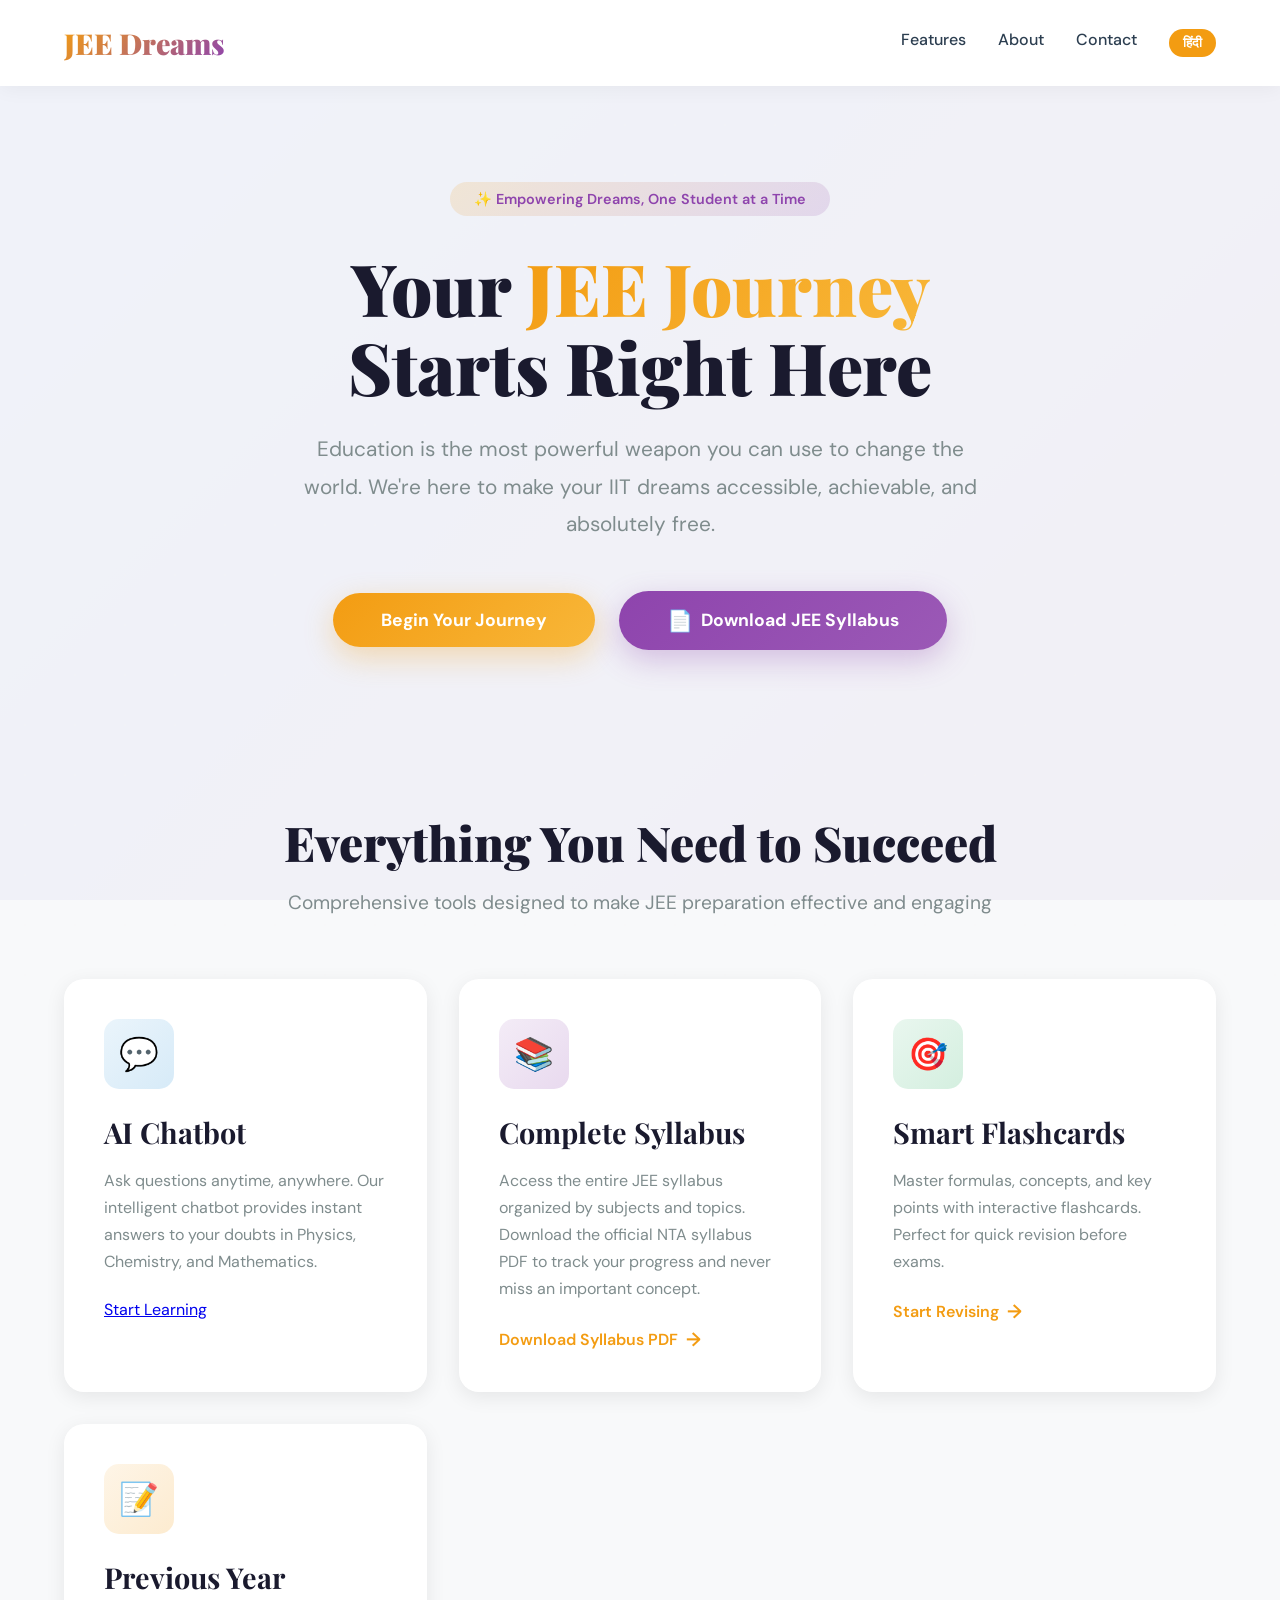
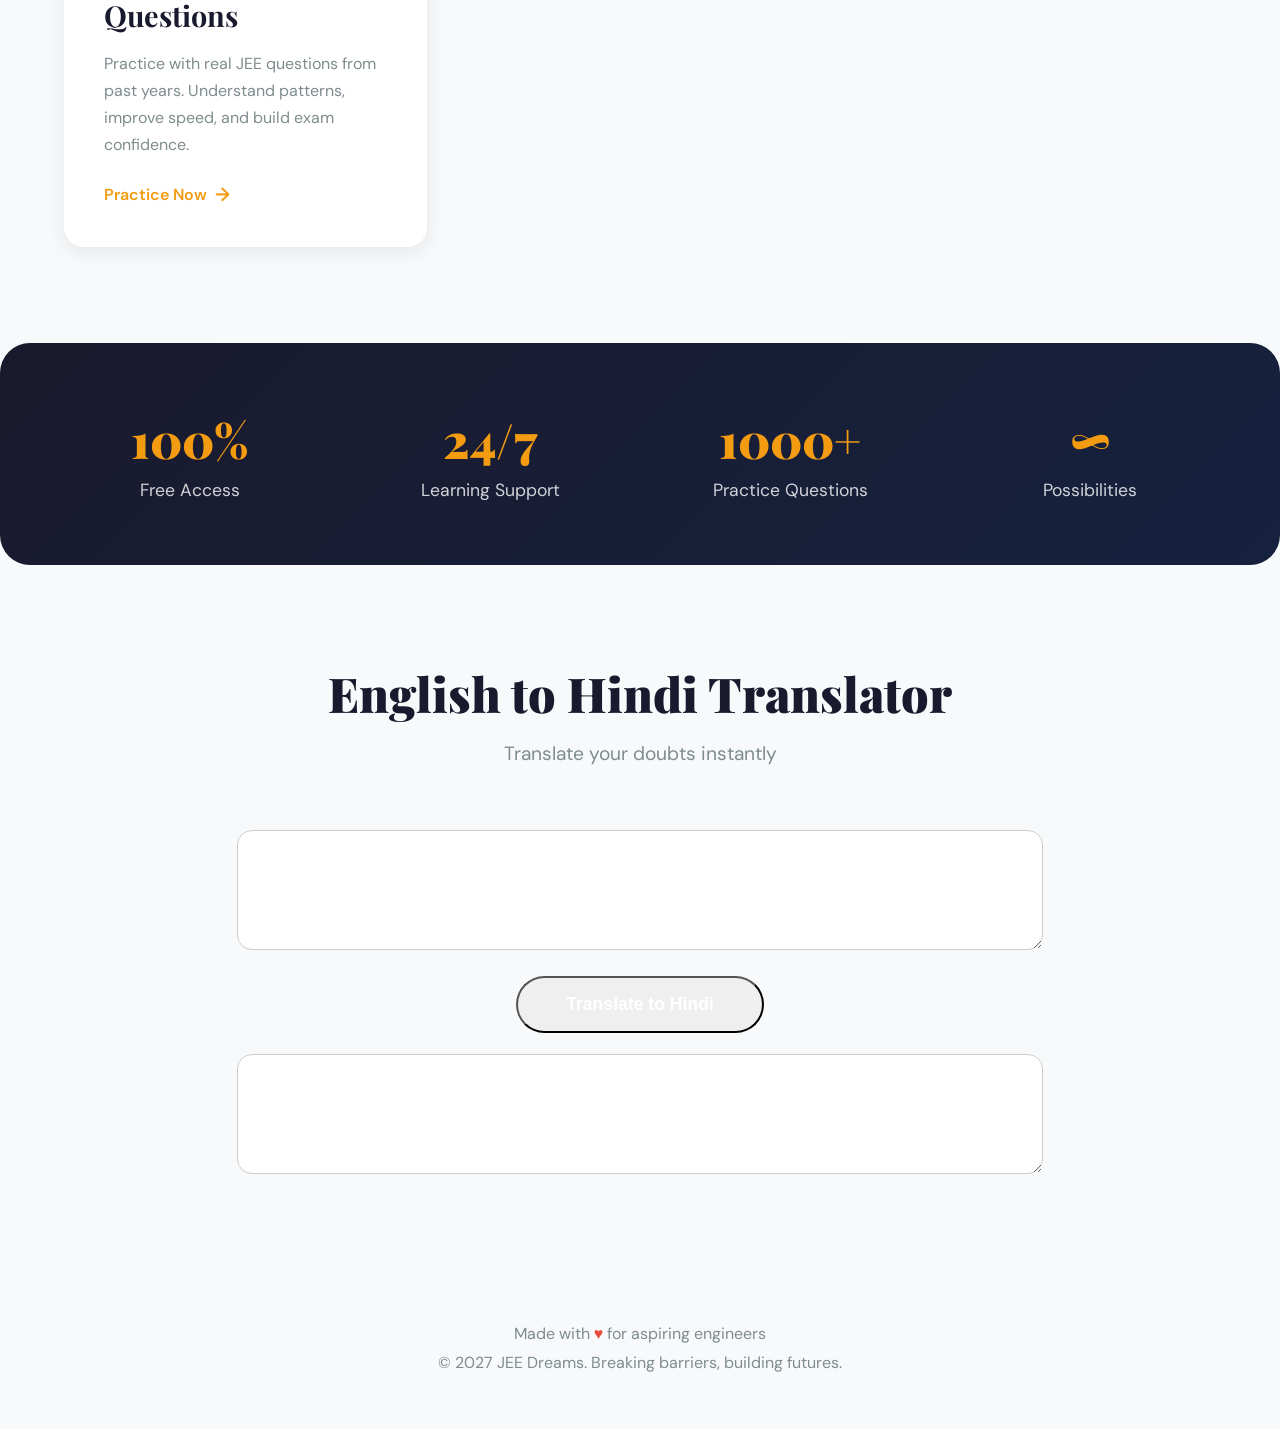
<file: jee-dreams-landing-page.html>
<!DOCTYPE html>
<html lang="en">
<head>
    <meta charset="UTF-8">
    <meta name="viewport" content="width=device-width, initial-scale=1.0">
    <title>JEE Dreams - Your Journey Starts Here</title>
    <link href="https://fonts.googleapis.com/css2?family=Playfair+Display:wght@700;900&family=DM+Sans:wght@400;500;700&display=swap" rel="stylesheet">
    <style>
        :root {
            --primary: #1a1a2e;
            --secondary: #16213e;
            --accent: #f39c12;
            --accent-light: #f8b739;
            --success: #27ae60;
            --purple: #8e44ad;
            --blue: #3498db;
            --text: #2c3e50;
            --text-light: #7f8c8d;
            --white: #ffffff;
            --bg-light: #f8f9fa;
        }

        * {
            margin: 0;
            padding: 0;
            box-sizing: border-box;
        }

        body {
            font-family: 'DM Sans', sans-serif;
            color: var(--text);
            overflow-x: hidden;
            background: var(--bg-light);
        }

        /* Animated Background */
        .background-animation {
            position: fixed;
            top: 0;
            left: 0;
            width: 100%;
            height: 100%;
            z-index: -1;
            background: linear-gradient(135deg, #667eea 0%, #764ba2 100%);
            opacity: 0.05;
        }

        .background-animation::before {
            content: '';
            position: absolute;
            width: 200%;
            height: 200%;
            background: radial-gradient(circle, rgba(243, 156, 18, 0.1) 1px, transparent 1px);
            background-size: 50px 50px;
            animation: moveGrid 20s linear infinite;
        }

        @keyframes moveGrid {
            0% { transform: translate(0, 0); }
            100% { transform: translate(50px, 50px); }
        }

        /* Header */
        header {
            padding: 1.5rem 5%;
            background: rgba(255, 255, 255, 0.95);
            backdrop-filter: blur(10px);
            box-shadow: 0 2px 20px rgba(0, 0, 0, 0.05);
            position: sticky;
            top: 0;
            z-index: 100;
            animation: slideDown 0.6s ease-out;
        }

        @keyframes slideDown {
            from {
                transform: translateY(-100%);
                opacity: 0;
            }
            to {
                transform: translateY(0);
                opacity: 1;
            }
        }

        .nav-container {
            max-width: 1400px;
            margin: 0 auto;
            display: flex;
            justify-content: space-between;
            align-items: center;
        }

        .logo {
            font-family: 'Playfair Display', serif;
            font-size: 1.8rem;
            font-weight: 900;
            background: linear-gradient(135deg, var(--accent), var(--purple));
            -webkit-background-clip: text;
            -webkit-text-fill-color: transparent;
            background-clip: text;
        }

        .nav-links {
            display: flex;
            gap: 2rem;
            list-style: none;
        }

        .nav-links a {
            color: var(--text);
            text-decoration: none;
            font-weight: 500;
            position: relative;
            transition: color 0.3s;
        }

        .nav-links a::after {
            content: '';
            position: absolute;
            bottom: -5px;
            left: 0;
            width: 0;
            height: 2px;
            background: var(--accent);
            transition: width 0.3s;
        }

        .nav-links a:hover {
            color: var(--accent);
        }

        .nav-links a:hover::after {
            width: 100%;
        }

        /* Hero Section */
        .hero {
            max-width: 1400px;
            margin: 0 auto;
            padding: 6rem 5% 4rem;
            text-align: center;
            animation: fadeInUp 0.8s ease-out 0.2s both;
        }

        @keyframes fadeInUp {
            from {
                opacity: 0;
                transform: translateY(30px);
            }
            to {
                opacity: 1;
                transform: translateY(0);
            }
        }

        .hero-badge {
            display: inline-block;
            padding: 0.5rem 1.5rem;
            background: linear-gradient(135deg, rgba(243, 156, 18, 0.15), rgba(142, 68, 173, 0.15));
            border-radius: 50px;
            color: var(--purple);
            font-weight: 600;
            font-size: 0.9rem;
            margin-bottom: 2rem;
            animation: pulse 2s ease-in-out infinite;
        }

        @keyframes pulse {
            0%, 100% { transform: scale(1); }
            50% { transform: scale(1.05); }
        }

        .hero h1 {
            font-family: 'Playfair Display', serif;
            font-size: 4.5rem;
            font-weight: 900;
            line-height: 1.1;
            margin-bottom: 1.5rem;
            color: var(--primary);
        }

        .hero h1 .highlight {
            background: linear-gradient(135deg, var(--accent), var(--accent-light));
            -webkit-background-clip: text;
            -webkit-text-fill-color: transparent;
            background-clip: text;
            position: relative;
        }

        .hero p {
            font-size: 1.3rem;
            color: var(--text-light);
            max-width: 700px;
            margin: 0 auto 3rem;
            line-height: 1.8;
        }

        .cta-buttons {
            display: flex;
            gap: 1.5rem;
            justify-content: center;
            align-items: center;
            flex-wrap: wrap;
        }

        .cta-button {
            display: inline-flex;
            align-items: center;
            gap: 0.5rem;
            padding: 1rem 3rem;
            color: var(--white);
            text-decoration: none;
            border-radius: 50px;
            font-weight: 700;
            font-size: 1.1rem;
            transition: all 0.3s;
            position: relative;
            overflow: hidden;
        }

        .cta-button.primary {
            background: linear-gradient(135deg, var(--accent), var(--accent-light));
            box-shadow: 0 10px 30px rgba(243, 156, 18, 0.3);
        }

        .cta-button.secondary {
            background: linear-gradient(135deg, var(--purple), #9b59b6);
            box-shadow: 0 10px 30px rgba(142, 68, 173, 0.3);
        }

        .cta-button::before {
            content: '';
            position: absolute;
            top: 0;
            left: -100%;
            width: 100%;
            height: 100%;
            background: linear-gradient(90deg, transparent, rgba(255, 255, 255, 0.3), transparent);
            transition: left 0.5s;
        }

        .cta-button:hover {
            transform: translateY(-3px);
        }

        .cta-button.primary:hover {
            box-shadow: 0 15px 40px rgba(243, 156, 18, 0.4);
        }

        .cta-button.secondary:hover {
            box-shadow: 0 15px 40px rgba(142, 68, 173, 0.4);
        }

        .download-icon {
            font-size: 1.3rem;
        }

        .cta-button:hover::before {
            left: 100%;
        }

        /* Features Grid */
        .features {
            max-width: 1400px;
            margin: 6rem auto;
            padding: 0 5%;
        }

        .features-header {
            text-align: center;
            margin-bottom: 4rem;
            animation: fadeInUp 0.8s ease-out 0.4s both;
        }

        .features-header h2 {
            font-family: 'Playfair Display', serif;
            font-size: 3rem;
            font-weight: 900;
            margin-bottom: 1rem;
            color: var(--primary);
        }

        .features-header p {
            font-size: 1.2rem;
            color: var(--text-light);
        }

        .features-grid {
            display: grid;
            grid-template-columns: repeat(auto-fit, minmax(300px, 1fr));
            gap: 2rem;
        }

        .feature-card {
            background: var(--white);
            border-radius: 20px;
            padding: 2.5rem;
            position: relative;
            overflow: hidden;
            box-shadow: 0 5px 20px rgba(0, 0, 0, 0.08);
            transition: all 0.4s cubic-bezier(0.175, 0.885, 0.32, 1.275);
            cursor: pointer;
            animation: fadeInUp 0.6s ease-out both;
        }

        .feature-card:nth-child(1) { animation-delay: 0.5s; }
        .feature-card:nth-child(2) { animation-delay: 0.6s; }
        .feature-card:nth-child(3) { animation-delay: 0.7s; }
        .feature-card:nth-child(4) { animation-delay: 0.8s; }

        .feature-card::before {
            content: '';
            position: absolute;
            top: 0;
            left: 0;
            width: 100%;
            height: 4px;
            background: linear-gradient(90deg, var(--accent), var(--purple));
            transform: scaleX(0);
            transform-origin: left;
            transition: transform 0.4s;
        }

        .feature-card:hover {
            transform: translateY(-10px);
            box-shadow: 0 20px 50px rgba(0, 0, 0, 0.15);
        }

        .feature-card:hover::before {
            transform: scaleX(1);
        }

        .feature-icon {
            width: 70px;
            height: 70px;
            border-radius: 15px;
            display: flex;
            align-items: center;
            justify-content: center;
            font-size: 2rem;
            margin-bottom: 1.5rem;
            transition: all 0.4s;
        }

        .feature-card:nth-child(1) .feature-icon {
            background: linear-gradient(135deg, rgba(52, 152, 219, 0.1), rgba(52, 152, 219, 0.2));
            color: var(--blue);
        }

        .feature-card:nth-child(2) .feature-icon {
            background: linear-gradient(135deg, rgba(142, 68, 173, 0.1), rgba(142, 68, 173, 0.2));
            color: var(--purple);
        }

        .feature-card:nth-child(3) .feature-icon {
            background: linear-gradient(135deg, rgba(39, 174, 96, 0.1), rgba(39, 174, 96, 0.2));
            color: var(--success);
        }

        .feature-card:nth-child(4) .feature-icon {
            background: linear-gradient(135deg, rgba(243, 156, 18, 0.1), rgba(243, 156, 18, 0.2));
            color: var(--accent);
        }

        .feature-card:hover .feature-icon {
            transform: scale(1.1) rotate(5deg);
        }

        .feature-card h3 {
            font-family: 'Playfair Display', serif;
            font-size: 1.8rem;
            font-weight: 700;
            margin-bottom: 1rem;
            color: var(--primary);
        }

        .feature-card p {
            color: var(--text-light);
            line-height: 1.7;
            margin-bottom: 1.5rem;
        }

        .feature-link {
            color: var(--accent);
            font-weight: 600;
            text-decoration: none;
            display: inline-flex;
            align-items: center;
            gap: 0.5rem;
            transition: gap 0.3s;
        }

        .feature-link:hover {
            gap: 1rem;
        }

        .feature-link::after {
            content: '→';
            font-size: 1.2rem;
        }

        /* Stats Section */
        .stats {
            max-width: 1400px;
            margin: 6rem auto;
            padding: 4rem 5%;
            background: linear-gradient(135deg, var(--primary), var(--secondary));
            border-radius: 30px;
            animation: fadeInUp 0.8s ease-out 0.9s both;
        }

        .stats-grid {
            display: grid;
            grid-template-columns: repeat(auto-fit, minmax(200px, 1fr));
            gap: 3rem;
            text-align: center;
        }

        .stat-item h3 {
            font-family: 'Playfair Display', serif;
            font-size: 3rem;
            font-weight: 900;
            color: var(--accent);
            margin-bottom: 0.5rem;
        }

        .stat-item p {
            color: rgba(255, 255, 255, 0.8);
            font-size: 1.1rem;
        }

        /* Footer */
        footer {
            text-align: center;
            padding: 3rem 5%;
            color: var(--text-light);
            animation: fadeInUp 0.8s ease-out 1s both;
        }

        footer p {
            margin-bottom: 0.5rem;
        }

        .footer-heart {
            color: #e74c3c;
            animation: heartbeat 1.5s ease-in-out infinite;
        }

        @keyframes heartbeat {
            0%, 100% { transform: scale(1); }
            25% { transform: scale(1.2); }
        }

        /* Responsive */
        @media (max-width: 768px) {
            .hero h1 {
                font-size: 2.8rem;
            }

            .hero p {
                font-size: 1.1rem;
            }

            .cta-buttons {
                flex-direction: column;
                gap: 1rem;
            }

            .cta-button {
                width: 100%;
                max-width: 300px;
                justify-content: center;
            }

            .features-header h2 {
                font-size: 2.2rem;
            }

            .nav-links {
                display: none;
            }

            .features-grid {
                grid-template-columns: 1fr;
            }

            .stats-grid {
                grid-template-columns: 1fr;
                gap: 2rem;
            }
        }
    </style>
</head>
<body>
    <div class="background-animation"></div>

    <header>
        <nav class="nav-container">
            <div class="logo">JEE Dreams</div>
            <ul class="nav-links">
                <li><a href="#features">Features</a></li>
                <li><a href="#about">About</a></li>
                <li><a href="#contact">Contact</a></li>
                 <li>
        <button onclick="toggleLanguage()" 
            style="padding:6px 14px; border:none; border-radius:20px; background:#f39c12; color:white; font-weight:bold; cursor:pointer;">
            हिंदी
        </button>
    </li>
            </ul>
        </nav>
    </header>

    <section class="hero">
        <div class="hero-badge">✨ Empowering Dreams, One Student at a Time</div>
        <h1>
            Your <span class="highlight">JEE Journey</span><br>
            Starts Right Here
        </h1>
        <p>
            Education is the most powerful weapon you can use to change the world. 
            We're here to make your IIT dreams accessible, achievable, and absolutely free.
        </p>
        <div class="cta-buttons">
            <a href="#features" class="cta-button primary">Begin Your Journey</a>
            <a href="JEE_Main_Syllabus_2025.pdf" download class="cta-button secondary">
                <span class="download-icon">📄</span> Download JEE Syllabus
            </a>
        </div>
    </section>

    <section class="features" id="features">
        <div class="features-header">
            <h2>Everything You Need to Succeed</h2>
            <p>Comprehensive tools designed to make JEE preparation effective and engaging</p>
        </div>

        <div class="features-grid">
            <div class="feature-card">
                <div class="feature-icon">💬</div>
                <h3>AI Chatbot</h3>
                <p>
                    Ask questions anytime, anywhere. Our intelligent chatbot provides instant answers to your 
                    doubts in Physics, Chemistry, and Mathematics.
                </p>
                <a href="chatbot.html"feature-link">Start Learning</a>
            </div>

            <div class="feature-card">
                <div class="feature-icon">📚</div>
                <h3>Complete Syllabus</h3>
                <p>
                    Access the entire JEE syllabus organized by subjects and topics. Download the official 
                    NTA syllabus PDF to track your progress and never miss an important concept.
                </p>
                <a href="JEE_Main_Syllabus_2025.pdf" download class="feature-link">Download Syllabus PDF</a>
            </div>

            <div class="feature-card">
                <div class="feature-icon">🎯</div>
                <h3>Smart Flashcards</h3>
                <p>
                    Master formulas, concepts, and key points with interactive flashcards. 
                    Perfect for quick revision before exams.
                </p>
                <a href="flashcards.html" class="feature-link">Start Revising</a>
            </div>

            <div class="feature-card">
                <div class="feature-icon">📝</div>
                <h3>Previous Year Questions</h3>
                <p>
                    Practice with real JEE questions from past years. Understand patterns, 
                    improve speed, and build exam confidence.
                </p>
                <a href="pyq.html" class="feature-link">Practice Now</a>
            </div>
        </div>
    </section>

    <section class="stats">
        <div class="stats-grid">
            <div class="stat-item">
                <h3>100%</h3>
                <p>Free Access</p>
            </div>
            <div class="stat-item">
                <h3>24/7</h3>
                <p>Learning Support</p>
            </div>
            <div class="stat-item">
                <h3>1000+</h3>
                <p>Practice Questions</p>
            </div>
            <div class="stat-item">
                <h3>∞</h3>
                <p>Possibilities</p>
            </div>
        </div>
    </section>
               <section class="features">
    <div class="features-header">
        <h2>English to Hindi Translator</h2>
        <p>Translate your doubts instantly</p>
    </div>

    <div style="text-align:center;">
        <textarea id="englishText" 
            placeholder="Enter English text"
            style="width:70%; height:120px; padding:15px; border-radius:15px; border:1px solid #ccc;">
        </textarea>

        <br><br>

        <button onclick="translateText()" class="cta-button">
            Translate to Hindi
        </button>

        <br><br>

        <textarea id="hindiText" 
            placeholder="Hindi Translation"
            style="width:70%; height:120px; padding:15px; border-radius:15px; border:1px solid #ccc;"
            readonly>
        </textarea>
    </div>
</section>
    <footer>
        <p>Made with <span class="footer-heart">♥</span> for aspiring engineers</p>
        <p>© 2027 JEE Dreams. Breaking barriers, building futures.</p>
    </footer>

    <script>
        // Smooth scrolling for anchor links
        document.querySelectorAll('a[href^="#"]').forEach(anchor => {
            anchor.addEventListener('click', function (e) {
                e.preventDefault();
                const target = document.querySelector(this.getAttribute('href'));
                if (target) {
                    target.scrollIntoView({
                        behavior: 'smooth',
                        block: 'start'
                    });
                }
            });
        });

        // Add parallax effect to hero section
        window.addEventListener('scroll', () => {
            const scrolled = window.pageYOffset;
            const hero = document.querySelector('.hero');
            if (hero) {
                hero.style.transform = `translateY(${scrolled * 0.3}px)`;
                hero.style.opacity = 1 - scrolled / 600;
            }
        });

        // Intersection Observer for animations
        const observerOptions = {
            threshold: 0.1,
            rootMargin: '0px 0px -100px 0px'
        };

        const observer = new IntersectionObserver((entries) => {
            entries.forEach(entry => {
                if (entry.isIntersecting) {
                    entry.target.style.animationPlayState = 'running';
                }
            });
        }, observerOptions);

        document.querySelectorAll('.feature-card').forEach(card => {
            observer.observe(card);
        });
        async function translateText() {
    let text = document.getElementById("englishText").value;

    if (text.trim() === "") {
        alert("Please enter some text!");
        return;
    }

    let response = await fetch(
        "https://api.mymemory.translated.net/get?q=" 
        + encodeURIComponent(text) + "&langpair=en|hi"
    );

    let data = await response.json();

    document.getElementById("hindiText").value =
        data.responseData.translatedText;
}
    </script>
</body>
</html>
</file>
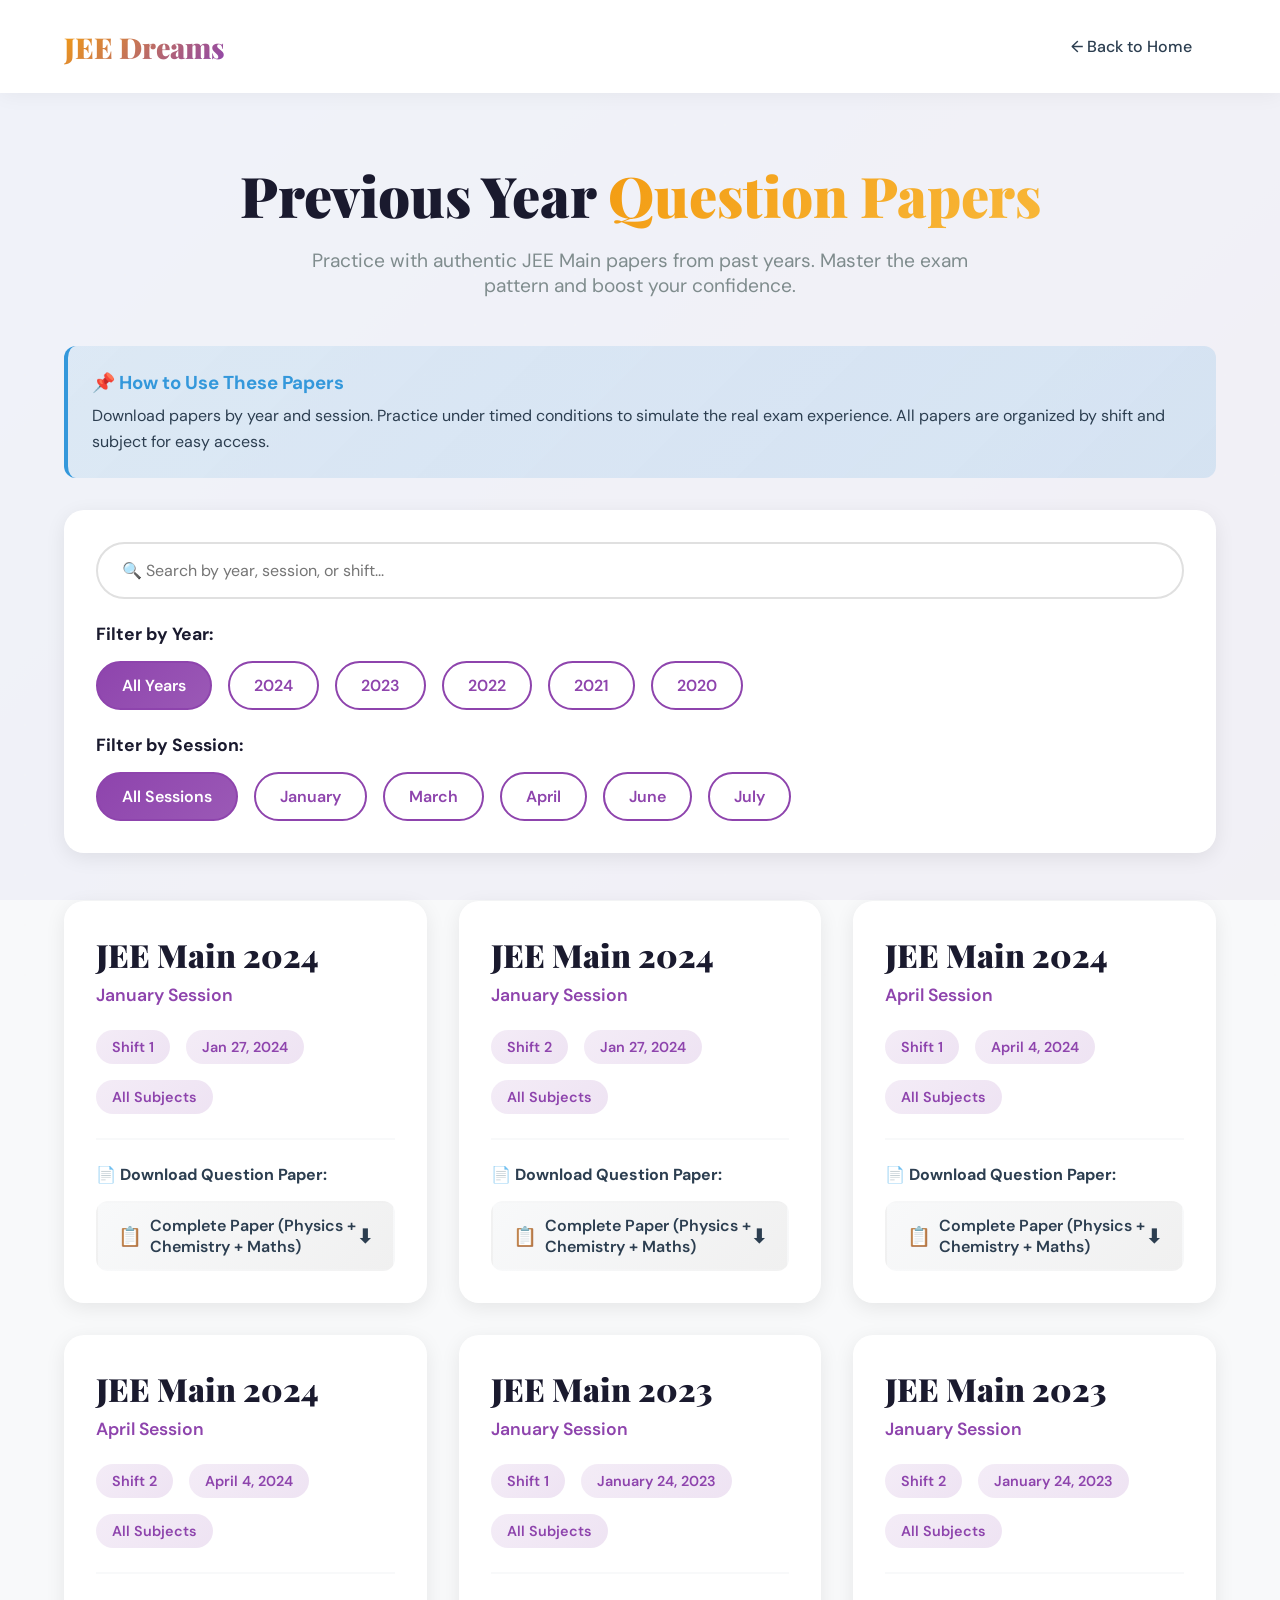
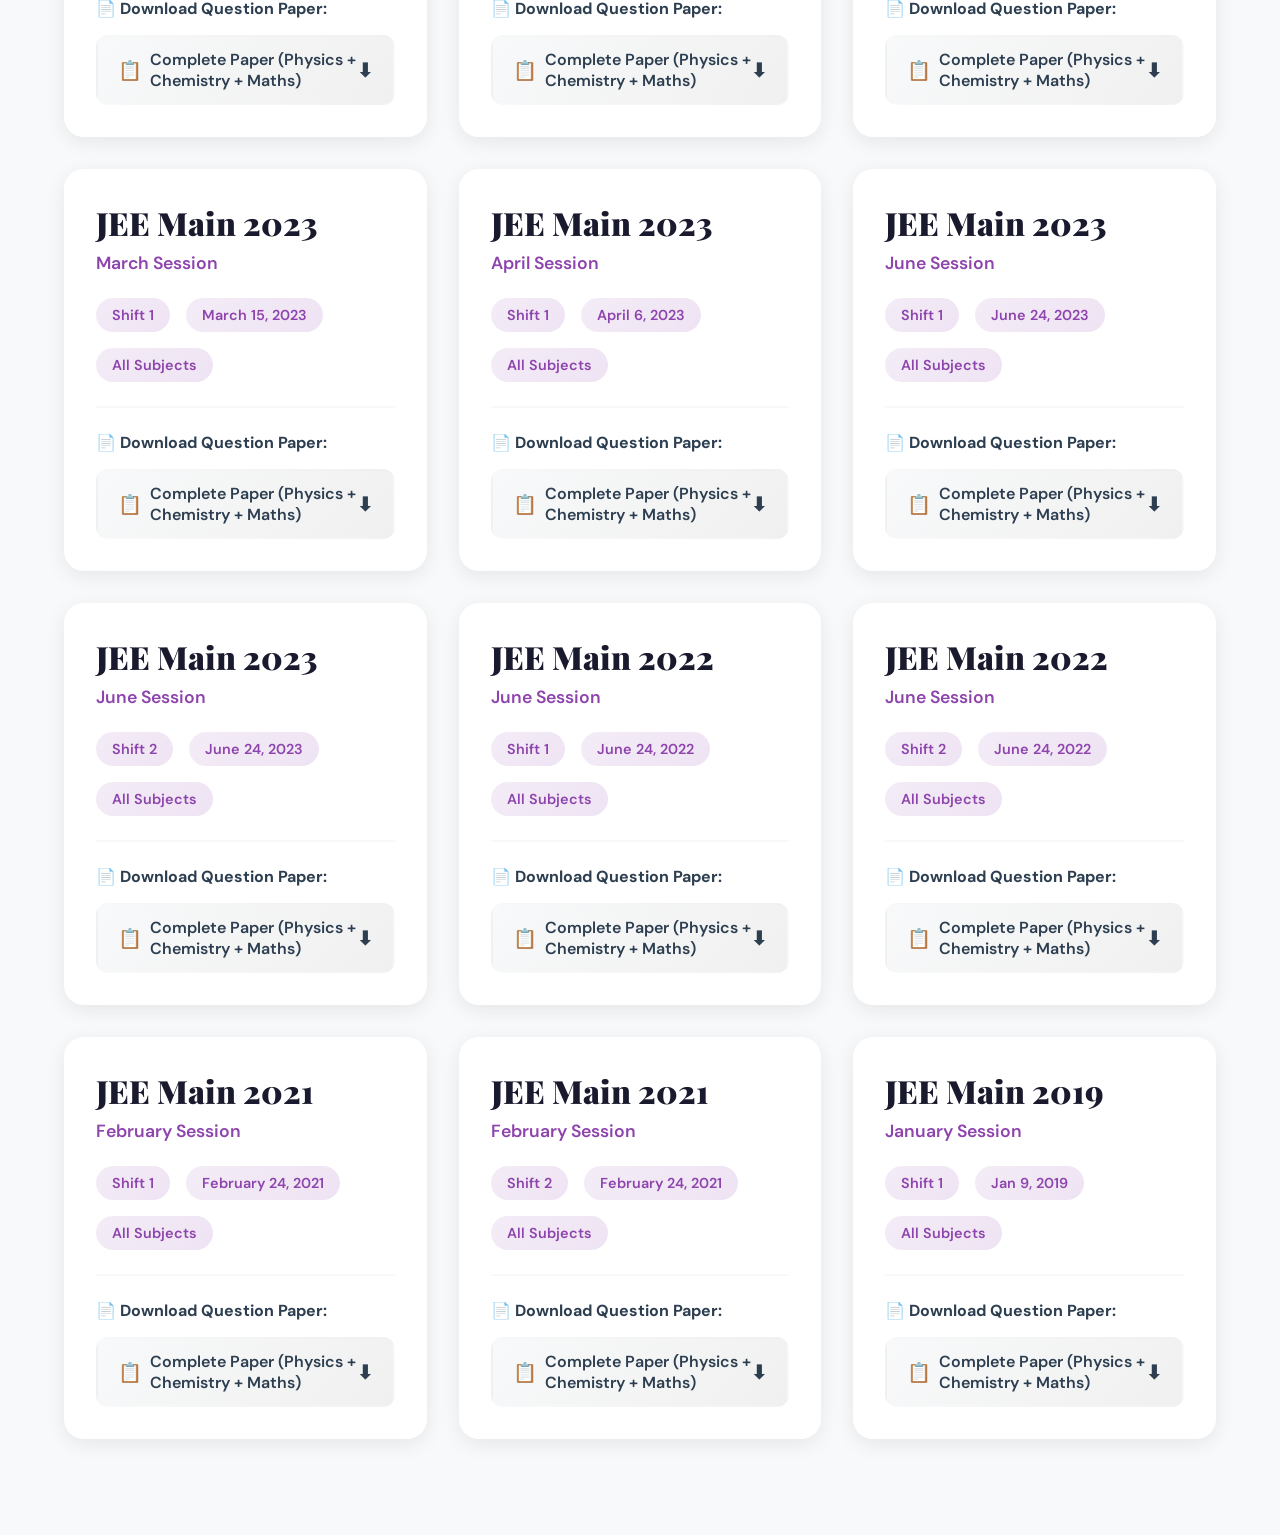
<file: pyq.html>
<!DOCTYPE html>
<html lang="en">
<head>
    <meta charset="UTF-8">
    <meta name="viewport" content="width=device-width, initial-scale=1.0">
    <title>Previous Year Papers - JEE Dreams</title>
    <link href="https://fonts.googleapis.com/css2?family=Playfair+Display:wght@700;900&family=DM+Sans:wght@400;500;700&display=swap" rel="stylesheet">
    <style>
        :root {
            --primary: #1a1a2e;
            --secondary: #16213e;
            --accent: #f39c12;
            --accent-light: #f8b739;
            --success: #27ae60;
            --purple: #8e44ad;
            --blue: #3498db;
            --text: #2c3e50;
            --text-light: #7f8c8d;
            --white: #ffffff;
            --bg-light: #f8f9fa;
        }

        * {
            margin: 0;
            padding: 0;
            box-sizing: border-box;
        }

        body {
            font-family: 'DM Sans', sans-serif;
            color: var(--text);
            overflow-x: hidden;
            background: var(--bg-light);
        }

        /* Animated Background */
        .background-animation {
            position: fixed;
            top: 0;
            left: 0;
            width: 100%;
            height: 100%;
            z-index: -1;
            background: linear-gradient(135deg, #667eea 0%, #764ba2 100%);
            opacity: 0.05;
        }

        .background-animation::before {
            content: '';
            position: absolute;
            width: 200%;
            height: 200%;
            background: radial-gradient(circle, rgba(243, 156, 18, 0.1) 1px, transparent 1px);
            background-size: 50px 50px;
            animation: moveGrid 20s linear infinite;
        }

        @keyframes moveGrid {
            0% { transform: translate(0, 0); }
            100% { transform: translate(50px, 50px); }
        }

        /* Header */
        header {
            padding: 1.5rem 5%;
            background: rgba(255, 255, 255, 0.95);
            backdrop-filter: blur(10px);
            box-shadow: 0 2px 20px rgba(0, 0, 0, 0.05);
            position: sticky;
            top: 0;
            z-index: 100;
            animation: slideDown 0.6s ease-out;
        }

        @keyframes slideDown {
            from {
                transform: translateY(-100%);
                opacity: 0;
            }
            to {
                transform: translateY(0);
                opacity: 1;
            }
        }

        .nav-container {
            max-width: 1400px;
            margin: 0 auto;
            display: flex;
            justify-content: space-between;
            align-items: center;
        }

        .logo {
            font-family: 'Playfair Display', serif;
            font-size: 1.8rem;
            font-weight: 900;
            background: linear-gradient(135deg, var(--accent), var(--purple));
            -webkit-background-clip: text;
            -webkit-text-fill-color: transparent;
            background-clip: text;
            text-decoration: none;
        }

        .back-home {
            display: inline-flex;
            align-items: center;
            gap: 0.5rem;
            color: var(--text);
            text-decoration: none;
            font-weight: 500;
            padding: 0.75rem 1.5rem;
            border-radius: 50px;
            transition: all 0.3s;
        }

        .back-home:hover {
            background: var(--bg-light);
            color: var(--accent);
        }

        /* Main Container */
        .container {
            max-width: 1400px;
            margin: 0 auto;
            padding: 4rem 5% 6rem;
        }

        /* Page Header */
        .page-header {
            text-align: center;
            margin-bottom: 3rem;
            animation: fadeInUp 0.8s ease-out;
        }

        @keyframes fadeInUp {
            from {
                opacity: 0;
                transform: translateY(30px);
            }
            to {
                opacity: 1;
                transform: translateY(0);
            }
        }

        .page-header h1 {
            font-family: 'Playfair Display', serif;
            font-size: 3.5rem;
            font-weight: 900;
            margin-bottom: 1rem;
            color: var(--primary);
        }

        .page-header h1 .highlight {
            background: linear-gradient(135deg, var(--accent), var(--accent-light));
            -webkit-background-clip: text;
            -webkit-text-fill-color: transparent;
            background-clip: text;
        }

        .page-header p {
            font-size: 1.2rem;
            color: var(--text-light);
            max-width: 700px;
            margin: 0 auto;
        }

        /* Filter Section */
        .filters {
            background: var(--white);
            border-radius: 20px;
            padding: 2rem;
            margin-bottom: 3rem;
            box-shadow: 0 5px 20px rgba(0, 0, 0, 0.08);
            animation: fadeInUp 0.8s ease-out 0.2s both;
        }

        .filter-group {
            margin-bottom: 1.5rem;
        }

        .filter-group:last-child {
            margin-bottom: 0;
        }

        .filter-label {
            font-weight: 700;
            color: var(--primary);
            margin-bottom: 1rem;
            display: block;
            font-size: 1.1rem;
        }

        .filter-buttons {
            display: flex;
            gap: 1rem;
            flex-wrap: wrap;
        }

        .filter-btn {
            padding: 0.75rem 1.5rem;
            border: 2px solid var(--purple);
            background: transparent;
            color: var(--purple);
            border-radius: 50px;
            font-weight: 600;
            cursor: pointer;
            transition: all 0.3s;
            font-family: 'DM Sans', sans-serif;
            font-size: 1rem;
        }

        .filter-btn:hover {
            background: var(--purple);
            color: var(--white);
            transform: translateY(-2px);
        }

        .filter-btn.active {
            background: linear-gradient(135deg, var(--purple), #9b59b6);
            color: var(--white);
            border-color: var(--purple);
        }

        /* Search Bar */
        .search-container {
            margin-bottom: 1.5rem;
        }

        .search-box {
            width: 100%;
            padding: 1rem 1.5rem;
            border: 2px solid #e0e0e0;
            border-radius: 50px;
            font-size: 1rem;
            font-family: 'DM Sans', sans-serif;
            transition: all 0.3s;
        }

        .search-box:focus {
            outline: none;
            border-color: var(--purple);
            box-shadow: 0 0 0 3px rgba(142, 68, 173, 0.1);
        }

        /* Papers Grid */
        .papers-grid {
            display: grid;
            grid-template-columns: repeat(auto-fill, minmax(350px, 1fr));
            gap: 2rem;
            animation: fadeInUp 0.8s ease-out 0.4s both;
        }

        .paper-card {
            background: var(--white);
            border-radius: 20px;
            padding: 2rem;
            box-shadow: 0 5px 20px rgba(0, 0, 0, 0.08);
            transition: all 0.4s cubic-bezier(0.175, 0.885, 0.32, 1.275);
            position: relative;
            overflow: hidden;
        }

        .paper-card::before {
            content: '';
            position: absolute;
            top: 0;
            left: 0;
            width: 100%;
            height: 4px;
            background: linear-gradient(90deg, var(--accent), var(--purple));
            transform: scaleX(0);
            transform-origin: left;
            transition: transform 0.4s;
        }

        .paper-card:hover {
            transform: translateY(-10px);
            box-shadow: 0 20px 50px rgba(0, 0, 0, 0.15);
        }

        .paper-card:hover::before {
            transform: scaleX(1);
        }

        .paper-year {
            font-family: 'Playfair Display', serif;
            font-size: 2rem;
            font-weight: 900;
            color: var(--primary);
            margin-bottom: 0.5rem;
        }

        .paper-session {
            font-size: 1.1rem;
            color: var(--purple);
            font-weight: 600;
            margin-bottom: 1.5rem;
        }

        .paper-info {
            display: flex;
            gap: 1rem;
            margin-bottom: 1.5rem;
            flex-wrap: wrap;
        }

        .info-tag {
            padding: 0.5rem 1rem;
            background: linear-gradient(135deg, rgba(142, 68, 173, 0.1), rgba(142, 68, 173, 0.15));
            color: var(--purple);
            border-radius: 20px;
            font-size: 0.9rem;
            font-weight: 600;
        }

        .download-section {
            margin-top: 1.5rem;
            padding-top: 1.5rem;
            border-top: 2px solid var(--bg-light);
        }

        .download-label {
            font-weight: 700;
            color: var(--text);
            margin-bottom: 1rem;
            display: block;
        }

        .download-buttons {
            display: flex;
            flex-direction: column;
            gap: 0.75rem;
        }

        .download-btn {
            display: flex;
            align-items: center;
            justify-content: space-between;
            padding: 0.75rem 1.25rem;
            background: linear-gradient(135deg, var(--bg-light), #f0f0f0);
            border: 2px solid transparent;
            border-radius: 12px;
            color: var(--text);
            text-decoration: none;
            font-weight: 600;
            transition: all 0.3s;
        }

        .download-btn:hover {
            background: linear-gradient(135deg, var(--accent), var(--accent-light));
            color: var(--white);
            transform: translateX(5px);
            border-color: var(--accent);
        }

        .download-btn .subject {
            display: flex;
            align-items: center;
            gap: 0.5rem;
        }

        .download-btn .icon {
            font-size: 1.2rem;
        }

        .solution-btn {
            background: linear-gradient(135deg, rgba(39, 174, 96, 0.1), rgba(39, 174, 96, 0.15));
            color: var(--success);
        }

        .solution-btn:hover {
            background: linear-gradient(135deg, var(--success), #2ecc71);
            color: var(--white);
        }

        /* No Results */
        .no-results {
            text-align: center;
            padding: 4rem 2rem;
            animation: fadeInUp 0.6s ease-out;
        }

        .no-results h3 {
            font-family: 'Playfair Display', serif;
            font-size: 2rem;
            color: var(--text);
            margin-bottom: 1rem;
        }

        .no-results p {
            color: var(--text-light);
            font-size: 1.1rem;
        }

        /* Info Banner */
        .info-banner {
            background: linear-gradient(135deg, rgba(52, 152, 219, 0.1), rgba(52, 152, 219, 0.15));
            border-left: 4px solid var(--blue);
            padding: 1.5rem;
            border-radius: 12px;
            margin-bottom: 2rem;
            animation: fadeInUp 0.8s ease-out 0.3s both;
        }

        .info-banner h3 {
            color: var(--blue);
            font-weight: 700;
            margin-bottom: 0.5rem;
        }

        .info-banner p {
            color: var(--text);
            line-height: 1.6;
        }

        /* Responsive */
        @media (max-width: 768px) {
            .page-header h1 {
                font-size: 2.5rem;
            }

            .filter-buttons {
                gap: 0.75rem;
            }

            .filter-btn {
                padding: 0.6rem 1.2rem;
                font-size: 0.9rem;
            }

            .papers-grid {
                grid-template-columns: 1fr;
            }

            .back-home {
                font-size: 0.9rem;
                padding: 0.6rem 1.2rem;
            }
        }
    </style>
</head>
<body>
    <div class="background-animation"></div>

    <header>
        <nav class="nav-container">
            <a href="index.html" class="logo">JEE Dreams</a>
            <a href="index.html" class="back-home">
                ← Back to Home
            </a>
        </nav>
    </header>

    <div class="container">
        <div class="page-header">
            <h1>Previous Year <span class="highlight">Question Papers</span></h1>
            <p>Practice with authentic JEE Main papers from past years. Master the exam pattern and boost your confidence.</p>
        </div>

        <div class="info-banner">
            <h3>📌 How to Use These Papers</h3>
            <p>Download papers by year and session. Practice under timed conditions to simulate the real exam experience. All papers are organized by shift and subject for easy access.</p>
        </div>

        <div class="filters">
            <div class="search-container">
                <input type="text" class="search-box" id="searchBox" placeholder="🔍 Search by year, session, or shift...">
            </div>

            <div class="filter-group">
                <span class="filter-label">Filter by Year:</span>
                <div class="filter-buttons" id="yearFilters">
                    <button class="filter-btn active" data-filter="all">All Years</button>
                    <button class="filter-btn" data-filter="2024">2024</button>
                    <button class="filter-btn" data-filter="2023">2023</button>
                    <button class="filter-btn" data-filter="2022">2022</button>
                    <button class="filter-btn" data-filter="2021">2021</button>
                    <button class="filter-btn" data-filter="2020">2020</button>
                </div>
            </div>

            <div class="filter-group">
                <span class="filter-label">Filter by Session:</span>
                <div class="filter-buttons" id="sessionFilters">
                    <button class="filter-btn active" data-filter="all">All Sessions</button>
                    <button class="filter-btn" data-filter="january">January</button>
                    <button class="filter-btn" data-filter="march">March</button>
                    <button class="filter-btn" data-filter="april">April</button>
                    <button class="filter-btn" data-filter="june">June</button>
                    <button class="filter-btn" data-filter="july">July</button>
                </div>
            </div>
        </div>

        <div class="papers-grid" id="papersGrid">
          
        </div>

        <div class="no-results" id="noResults" style="display: none;">
            <h3>No Papers Found</h3>
            <p>Try adjusting your filters or search terms.</p>
        </div>
    </div>

    <script>
        // Sample paper data structure - Complete papers (all subjects in one PDF)
        const papersData = [
            {
                year: 2024,
                session: "January",
                shift: "Shift 1",
                date: "Jan 27, 2024",
                paper: "papers/2024/january-shift1.pdf"
            },
            {
                year: 2024,
                session: "January",
                shift: "Shift 2",
                date: "Jan 27, 2024",
                paper: "papers/2024/january-shift2.pdf"
            },
            {
                year: 2024,
                session: "April",
                shift: "Shift 1",
                date: "April 4, 2024",
                paper: "papers/2024/april-shift1.pdf"
            },
            {
                year: 2024,
                session: "April",
                shift: "Shift 2",
                date: "April 4, 2024",
                paper: "papers/2024/april-shift2.pdf"
            },
            {
                year: 2023,
                session: "January",
                shift: "Shift 1",
                date: "January 24, 2023",
                paper: "papers/2023/january-shift1.pdf"
            },
            {
                year: 2023,
                session: "January",
                shift: "Shift 2",
                date: "January 24, 2023",
                paper: "papers/2023/january-shift2.pdf"
            },
            {
                year: 2023,
                session: "March",
                shift: "Shift 1",
                date: "March 15, 2023",
                paper: "papers/2023/march-shift1.pdf"
            },
            {
                year: 2023,
                session: "April",
                shift: "Shift 1",
                date: "April 6, 2023",
                paper: "papers/2023/april-shift1.pdf"
            },
            {
                year: 2023,
                session: "June",
                shift: "Shift 1",
                date: "June 24, 2023",
                paper: "papers/2023/june-shift1.pdf"
            },
            {
                year: 2023,
                session: "June",
                shift: "Shift 2",
                date: "June 24, 2023",
                paper: "papers/2023/june-shift2.pdf"
            },
            {
                year: 2022,
                session: "June",
                shift: "Shift 1",
                date: "June 24, 2022",
                paper: "papers/2022/june-shift1.pdf"
            },
            {
                year: 2022,
                session: "June",
                shift: "Shift 2",
                date: "June 24, 2022",
                paper: "papers/2022/june-shift2.pdf"
            },
            {
                year: 2021,
                session: "February",
                shift: "Shift 1",
                date: "February 24, 2021",
                paper: "papers/2021/february-shift1.pdf"
            },
            {
                year: 2021,
                session: "February",
                shift: "Shift 2",
                date: "February 24, 2021",
                paper: "papers/2021/february-shift2.pdf"
            },
            {
                year: 2019,
                session: "January",
                shift: "Shift 1",
                date: "Jan 9, 2019",
                paper: "papers/2019/january-shift1.pdf"
            }
        ];

        let currentYearFilter = 'all';
        let currentSessionFilter = 'all';
        let currentSearchTerm = '';

        // Render papers
        function renderPapers() {
            const papersGrid = document.getElementById('papersGrid');
            const noResults = document.getElementById('noResults');
            
            // Filter papers
            const filteredPapers = papersData.filter(paper => {
                const matchesYear = currentYearFilter === 'all' || paper.year.toString() === currentYearFilter;
                const matchesSession = currentSessionFilter === 'all' || paper.session.toLowerCase() === currentSessionFilter;
                const matchesSearch = currentSearchTerm === '' || 
                    paper.year.toString().includes(currentSearchTerm) ||
                    paper.session.toLowerCase().includes(currentSearchTerm.toLowerCase()) ||
                    paper.shift.toLowerCase().includes(currentSearchTerm.toLowerCase());
                
                return matchesYear && matchesSession && matchesSearch;
            });

            // Clear grid
            papersGrid.innerHTML = '';

            // Show/hide no results
            if (filteredPapers.length === 0) {
                noResults.style.display = 'block';
                papersGrid.style.display = 'none';
            } else {
                noResults.style.display = 'none';
                papersGrid.style.display = 'grid';

                // Render each paper
                filteredPapers.forEach(paper => {
                    const paperCard = document.createElement('div');
                    paperCard.className = 'paper-card';
                    
                    let solutionHTML = '';
                    if (paper.solution) {
                        solutionHTML = `
                            <div class="download-section">
                                <span class="download-label">📖 Solution Available:</span>
                                <div class="download-buttons">
                                    <a href="${paper.solution}" download class="download-btn solution-btn">
                                        <span class="subject"><span class="icon">✅</span> Download Solution PDF</span>
                                        <span class="icon">⬇</span>
                                    </a>
                                </div>
                            </div>
                        `;
                    }

                    paperCard.innerHTML = `
                        <div class="paper-year">JEE Main ${paper.year}</div>
                        <div class="paper-session">${paper.session} Session</div>
                        <div class="paper-info">
                            <span class="info-tag">${paper.shift}</span>
                            <span class="info-tag">${paper.date}</span>
                            <span class="info-tag">All Subjects</span>
                        </div>
                        <div class="download-section">
                            <span class="download-label">📄 Download Question Paper:</span>
                            <div class="download-buttons">
                                <a href="${paper.paper}" download class="download-btn">
                                    <span class="subject"><span class="icon">📋</span> Complete Paper (Physics + Chemistry + Maths)</span>
                                    <span class="icon">⬇</span>
                                </a>
                            </div>
                        </div>
                        ${solutionHTML}
                    `;
                    
                    papersGrid.appendChild(paperCard);
                });
            }
        }

        // Year filter buttons
        document.getElementById('yearFilters').addEventListener('click', (e) => {
            if (e.target.classList.contains('filter-btn')) {
                document.querySelectorAll('#yearFilters .filter-btn').forEach(btn => {
                    btn.classList.remove('active');
                });
                e.target.classList.add('active');
                currentYearFilter = e.target.getAttribute('data-filter');
                renderPapers();
            }
        });

        // Session filter buttons
        document.getElementById('sessionFilters').addEventListener('click', (e) => {
            if (e.target.classList.contains('filter-btn')) {
                document.querySelectorAll('#sessionFilters .filter-btn').forEach(btn => {
                    btn.classList.remove('active');
                });
                e.target.classList.add('active');
                currentSessionFilter = e.target.getAttribute('data-filter');
                renderPapers();
            }
        });

        // Search functionality
        document.getElementById('searchBox').addEventListener('input', (e) => {
            currentSearchTerm = e.target.value;
            renderPapers();
        });

        // Initial render
        renderPapers();
    </script>
</body>
</html>
</file>
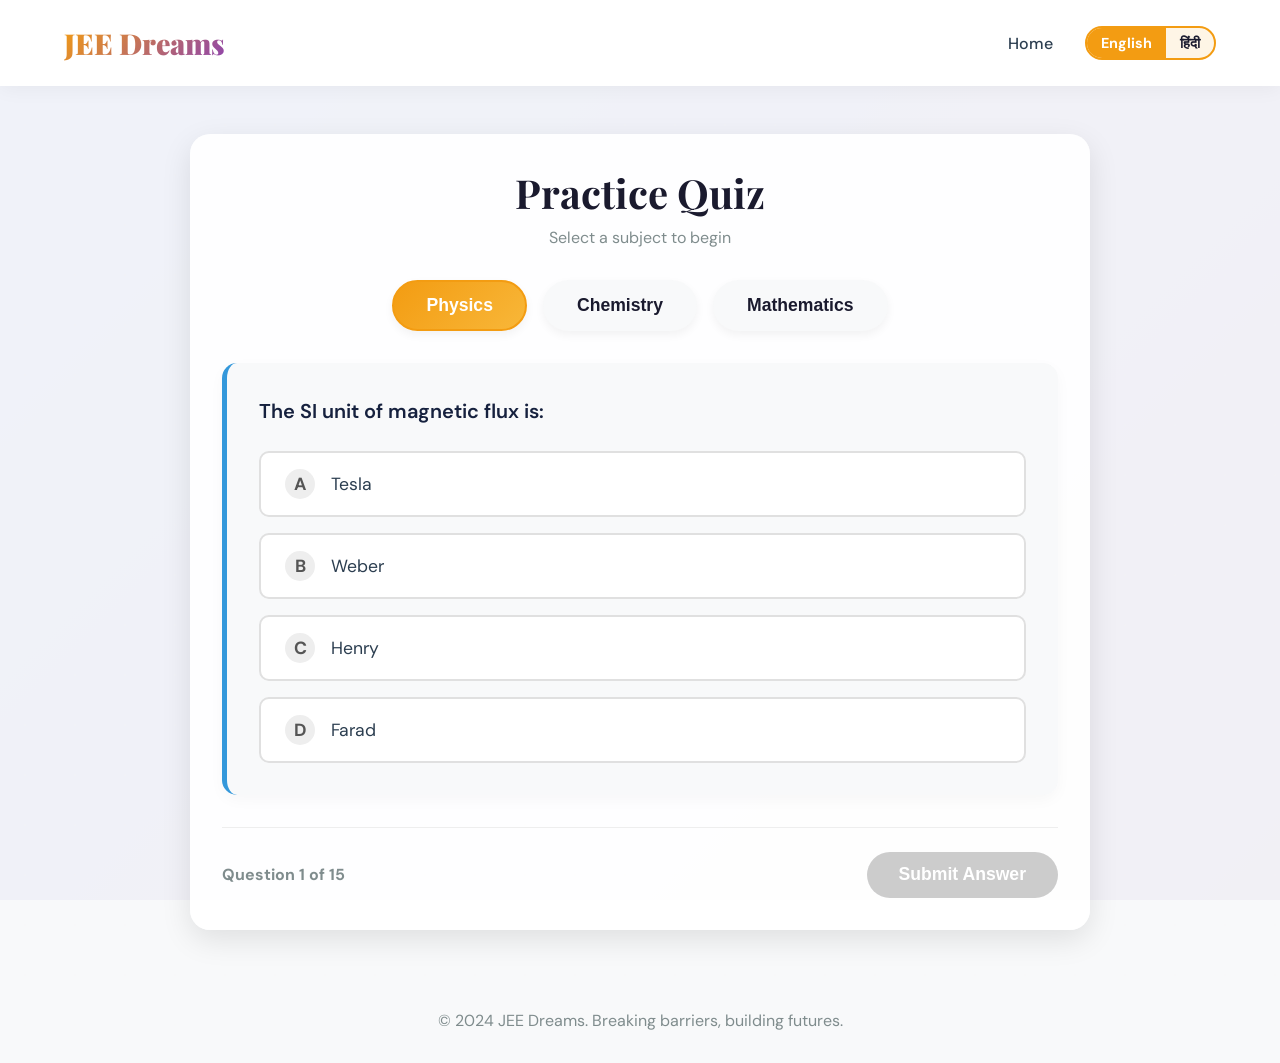
<file: quiz.html>
<!DOCTYPE html>
<html lang="en">
<head>
    <meta charset="UTF-8">
    <meta name="viewport" content="width=device-width, initial-scale=1.0">
    <title>JEE Dreams - Practice Quiz</title>
    <link href="https://fonts.googleapis.com/css2?family=Playfair+Display:wght@700;900&family=DM+Sans:wght@400;500;700&display=swap" rel="stylesheet">
    <style>
        :root {
            --primary: #1a1a2e;
            --secondary: #16213e;
            --accent: #f39c12;
            --accent-light: #f8b739;
            --success: #27ae60;
            --purple: #8e44ad;
            --blue: #3498db;
            --red: #e74c3c;
            --text: #2c3e50;
            --text-light: #7f8c8d;
            --white: #ffffff;
            --bg-light: #f8f9fa;
        }

        * {
            margin: 0;
            padding: 0;
            box-sizing: border-box;
        }

        body {
            font-family: 'DM Sans', sans-serif;
            color: var(--text);
            overflow-x: hidden;
            background: var(--bg-light);
            display: flex;
            flex-direction: column;
            min-height: 100vh;
        }

        /* Animated Background */
        .background-animation {
            position: fixed;
            top: 0;
            left: 0;
            width: 100%;
            height: 100%;
            z-index: -1;
            background: linear-gradient(135deg, #667eea 0%, #764ba2 100%);
            opacity: 0.05;
        }

        .background-animation::before {
            content: '';
            position: absolute;
            width: 200%;
            height: 200%;
            background: radial-gradient(circle, rgba(243, 156, 18, 0.1) 1px, transparent 1px);
            background-size: 50px 50px;
            animation: moveGrid 20s linear infinite;
        }

        @keyframes moveGrid {
            0% { transform: translate(0, 0); }
            100% { transform: translate(50px, 50px); }
        }

        /* Header */
        header {
            padding: 1.5rem 5%;
            background: rgba(255, 255, 255, 0.95);
            backdrop-filter: blur(10px);
            box-shadow: 0 2px 20px rgba(0, 0, 0, 0.05);
            position: sticky;
            top: 0;
            z-index: 100;
        }

        .nav-container {
            max-width: 1400px;
            margin: 0 auto;
            display: flex;
            justify-content: space-between;
            align-items: center;
        }

        .logo {
            font-family: 'Playfair Display', serif;
            font-size: 1.8rem;
            font-weight: 900;
            background: linear-gradient(135deg, var(--accent), var(--purple));
            -webkit-background-clip: text;
            -webkit-text-fill-color: transparent;
            background-clip: text;
            text-decoration: none;
        }

        .nav-links {
            display: flex;
            gap: 2rem;
            list-style: none;
            align-items: center;
        }

        .nav-links a {
            color: var(--text);
            text-decoration: none;
            font-weight: 500;
            position: relative;
            transition: color 0.3s;
        }

        .nav-links a:hover {
            color: var(--accent);
        }

        /* Language Toggle */
        .lang-toggle {
            display: inline-flex;
            align-items: center;
            background: rgba(243, 156, 18, 0.1);
            border: 2px solid var(--accent);
            border-radius: 25px;
            overflow: hidden;
            cursor: pointer;
            transition: background 0.3s ease;
        }

        .lang-toggle span {
            padding: 6px 14px;
            font-size: 0.9rem;
            font-weight: 700;
            color: var(--primary);
            transition: all 0.3s ease;
        }

        .lang-toggle span.active {
            background: var(--accent);
            color: var(--white);
        }

        /* Main Context */
        .quiz-container {
            max-width: 900px;
            margin: 3rem auto;
            padding: 2rem;
            background: rgba(255,255,255,0.9);
            border-radius: 20px;
            box-shadow: 0 10px 30px rgba(0,0,0,0.1);
            flex-grow: 1;
            width: 95%;
        }

        .quiz-header {
            text-align: center;
            margin-bottom: 2rem;
        }

        .quiz-header h1 {
            font-family: 'Playfair Display', serif;
            color: var(--primary);
            font-size: 2.5rem;
            margin-bottom: 0.5rem;
        }

        /* Subject Tabs */
        .subject-tabs {
            display: flex;
            justify-content: center;
            gap: 1rem;
            margin-bottom: 2rem;
            flex-wrap: wrap;
        }

        .subject-tab {
            padding: 0.8rem 2rem;
            font-size: 1.1rem;
            font-weight: 700;
            color: var(--primary);
            background: var(--bg-light);
            border: 2px solid transparent;
            border-radius: 50px;
            cursor: pointer;
            transition: all 0.3s;
            box-shadow: 0 4px 10px rgba(0,0,0,0.05);
        }

        .subject-tab:hover {
            transform: translateY(-2px);
            box-shadow: 0 6px 15px rgba(0,0,0,0.1);
        }

        .subject-tab.active {
            background: linear-gradient(135deg, var(--accent), var(--accent-light));
            color: var(--white);
            border-color: var(--accent);
        }

        /* Quiz Card */
        .question-card {
            background: var(--bg-light);
            border-radius: 15px;
            padding: 2rem;
            margin-bottom: 2rem;
            border-left: 5px solid var(--blue);
            box-shadow: 0 5px 15px rgba(0,0,0,0.03);
            display: none;
        }

        .question-card.active {
            display: block;
            animation: fadeIn 0.5s ease-out;
        }

        @keyframes fadeIn {
            from { opacity: 0; transform: translateY(10px); }
            to { opacity: 1; transform: translateY(0); }
        }

        .question-text {
            font-size: 1.25rem;
            font-weight: 600;
            color: var(--secondary);
            margin-bottom: 1.5rem;
            line-height: 1.6;
        }

        .options-list {
            list-style: none;
            display: flex;
            flex-direction: column;
            gap: 1rem;
        }

        .option {
            background: var(--white);
            padding: 1rem 1.5rem;
            border-radius: 10px;
            border: 2px solid #e0e0e0;
            cursor: pointer;
            transition: all 0.2s;
            font-size: 1.1rem;
            display: flex;
            align-items: center;
            gap: 1rem;
        }

        .option:hover:not(.disabled) {
            border-color: var(--blue);
            background: #f0f7fc;
        }

        .option.selected {
            border-color: var(--blue);
            background: #e1f0fa;
        }

        .option.correct {
            border-color: var(--success);
            background: #e8f8f0;
            color: #1e8449;
        }

        .option.incorrect {
            border-color: var(--red);
            background: #fdedec;
            color: #c0392b;
        }

        .option.disabled {
            cursor: default;
        }

        .option-label {
            width: 30px;
            height: 30px;
            border-radius: 50%;
            background: #eee;
            display: flex;
            align-items: center;
            justify-content: center;
            font-weight: bold;
            color: #555;
            flex-shrink: 0;
        }

        .option.selected .option-label { background: var(--blue); color: white; }
        .option.correct .option-label { background: var(--success); color: white; }
        .option.incorrect .option-label { background: var(--red); color: white; }

        /* Controls */
        .quiz-controls {
            display: flex;
            justify-content: space-between;
            align-items: center;
            margin-top: 2rem;
            border-top: 1px solid #eee;
            padding-top: 1.5rem;
        }

        .cta-button {
            padding: 0.8rem 2rem;
            background: linear-gradient(135deg, var(--accent), var(--accent-light));
            color: var(--white);
            border: none;
            border-radius: 50px;
            font-weight: 700;
            font-size: 1.1rem;
            cursor: pointer;
            box-shadow: 0 5px 15px rgba(243, 156, 18, 0.3);
            transition: all 0.3s;
        }

        .cta-button:hover:not(:disabled) {
            transform: translateY(-2px);
            box-shadow: 0 8px 20px rgba(243, 156, 18, 0.4);
        }

        .cta-button:disabled {
            background: #ccc;
            box-shadow: none;
            cursor: not-allowed;
            transform: none;
        }

        .solution-box {
            margin-top: 1.5rem;
            padding: 1.5rem;
            background: #fdfae5;
            border-radius: 10px;
            border-left: 5px solid var(--accent);
            display: none;
            animation: fadeIn 0.5s ease-out;
        }

        .solution-title {
            font-weight: bold;
            color: var(--accent);
            margin-bottom: 0.5rem;
            font-size: 1.1rem;
        }

        .solution-text {
            color: #444;
            line-height: 1.6;
        }

        .question-tracker {
            font-weight: bold;
            color: var(--text-light);
        }

        footer {
            text-align: center;
            padding: 2rem 5%;
            color: var(--text-light);
            margin-top: auto;
        }
    </style>
</head>
<body>
    <div class="background-animation"></div>

    <header>
        <nav class="nav-container">
            <a href="index.html" class="logo" id="ui-logo">JEE Dreams</a>
            <ul class="nav-links">
                <li><a href="index.html" id="ui-home">Home</a></li>
                <li>
                    <div class="lang-toggle" onclick="toggleLanguage()">
                        <span id="lang-eng" class="active">English</span>
                        <span id="lang-hin">हिंदी</span>
                    </div>
                </li>
            </ul>
        </nav>
    </header>

    <main class="quiz-container">
        <div class="quiz-header">
            <h1 id="ui-title">Practice Quiz</h1>
            <p id="ui-subtitle" style="color: var(--text-light); margin-bottom: 1rem;">Select a subject to begin</p>
        </div>

        <div class="subject-tabs">
            <button class="subject-tab active" onclick="loadSubject('physics')" id="tab-physics">Physics</button>
            <button class="subject-tab" onclick="loadSubject('chemistry')" id="tab-chemistry">Chemistry</button>
            <button class="subject-tab" onclick="loadSubject('maths')" id="tab-maths">Mathematics</button>
        </div>

        <div id="question-container">
            <!-- Questions rendered here by JS -->
        </div>

        <div class="quiz-controls" id="quiz-controls" style="display: none;">
            <div class="question-tracker" id="ui-tracker">Question x of y</div>
            <div>
                <button class="cta-button" id="btn-submit" onclick="submitAnswer()" disabled>Submit Answer</button>
                <button class="cta-button" id="btn-next" onclick="nextQuestion()" style="display: none;">Next Question</button>
            </div>
        </div>
    </main>

    <footer>
        <p id="ui-footer">© 2024 JEE Dreams. Breaking barriers, building futures.</p>
    </footer>

    <script src="quizQuestions.js"></script>
    <script>

        // State Variables
        let currentLang = 'en';
        let currentSubject = 'physics';
        let currentQuestionIndex = 0;
        let selectedOptionIndex = null;
        let isAnswerSubmitted = false;

        // UI Translations
        const uiDict = {
            'ui-logo': { en: 'JEE Dreams', hi: 'जेईई ड्रीम्स' },
            'ui-home': { en: 'Home', hi: 'होम' },
            'ui-title': { en: 'Practice Quiz', hi: 'अभ्यास प्रश्नोत्तरी' },
            'ui-subtitle': { en: 'Select a subject to begin', hi: 'शुरू करने के लिए एक विषय चुनें' },
            'tab-physics': { en: 'Physics', hi: 'भौतिक विज्ञान' },
            'tab-chemistry': { en: 'Chemistry', hi: 'रसायन विज्ञान' },
            'tab-maths': { en: 'Mathematics', hi: 'गणित' },
            'ui-solution-title': { en: 'Solution & Explanation', hi: 'समाधान और स्पष्टीकरण' },
            'btn-submit': { en: 'Submit Answer', hi: 'उत्तर जमा करें' },
            'btn-next': { en: 'Next Question', hi: 'अगला प्रश्न' },
            'ui-footer': { en: '© 2024 JEE Dreams. Breaking barriers, building futures.', hi: '© 2024 JEE Dreams. बाधाओं को तोड़ना, भविष्य का निर्माण करना।' }
        };

        function toggleLanguage() {
            currentLang = currentLang === 'en' ? 'hi' : 'en';
            
            // Toggle active class on buttons
            document.getElementById('lang-eng').className = currentLang === 'en' ? 'active' : '';
            document.getElementById('lang-hin').className = currentLang === 'hi' ? 'active' : '';

            // Update UI elements
            updateUI();
            
            // Re-render current question
            renderQuestion();
        }

        function updateUI() {
            for (const [id, translations] of Object.entries(uiDict)) {
                const el = document.getElementById(id);
                if (el) {
                    el.innerText = translations[currentLang];
                }
            }

            // Update tracker
            const tracker = document.getElementById('ui-tracker');
            if (tracker) {
                const total = quizData[currentSubject].length;
                tracker.innerText = currentLang === 'en' 
                    ? `Question ${currentQuestionIndex + 1} of ${total}`
                    : `प्रश्न ${currentQuestionIndex + 1} / ${total}`;
            }
        }

        function shuffleArray(array) {
            let currentIndex = array.length, randomIndex;
            while (currentIndex !== 0) {
                randomIndex = Math.floor(Math.random() * currentIndex);
                currentIndex--;
                [array[currentIndex], array[randomIndex]] = [array[randomIndex], array[currentIndex]];
            }
            return array;
        }

        function loadSubject(subject) {
            currentSubject = subject;
            currentQuestionIndex = 0;
            
            // Shuffle the complete subject array
            quizData[currentSubject] = shuffleArray([...quizData[currentSubject]]);
            
            resetState();

            // Update tabs visually
            document.querySelectorAll('.subject-tab').forEach(tab => tab.classList.remove('active'));
            document.getElementById(`tab-${subject}`).classList.add('active');

            document.getElementById('quiz-controls').style.display = 'flex';
            renderQuestion();
            updateUI();
        }

        function resetState() {
            selectedOptionIndex = null;
            isAnswerSubmitted = false;
            document.getElementById('btn-submit').style.display = 'inline-block';
            document.getElementById('btn-submit').disabled = true;
            document.getElementById('btn-next').style.display = 'none';
        }

        function renderQuestion() {
            const container = document.getElementById('question-container');
            const data = quizData[currentSubject][currentQuestionIndex];
            
            if (!data) return;

            const labels = ['A', 'B', 'C', 'D'];
            
            let html = `
                <div class="question-card active">
                    <div class="question-text">${data.q[currentLang]}</div>
                    <ul class="options-list">
            `;

            data.options.forEach((opt, idx) => {
                let classes = 'option';
                if (isAnswerSubmitted) {
                    classes += ' disabled';
                    if (idx === data.correctIndex) classes += ' correct';
                    else if (idx === selectedOptionIndex) classes += ' incorrect';
                } else if (idx === selectedOptionIndex) {
                    classes += ' selected';
                }

                html += `
                    <li class="${classes}" onclick="selectOption(${idx})">
                        <div class="option-label">${labels[idx]}</div>
                        <div>${opt[currentLang]}</div>
                    </li>
                `;
            });

            html += `</ul>
                <div class="solution-box" id="solution-box" style="display: ${isAnswerSubmitted ? 'block' : 'none'}">
                    <div class="solution-title" id="ui-solution-title">${uiDict['ui-solution-title'][currentLang]}</div>
                    <div class="solution-text">${data.solution[currentLang]}</div>
                </div>
            </div>`;

            container.innerHTML = html;
        }

        function selectOption(index) {
            if (isAnswerSubmitted) return;
            selectedOptionIndex = index;
            document.getElementById('btn-submit').disabled = false;
            renderQuestion();
        }

        function submitAnswer() {
            if (selectedOptionIndex === null || isAnswerSubmitted) return;
            
            isAnswerSubmitted = true;
            renderQuestion(); // Re-render to show correct/incorrect styling and solution
            
            document.getElementById('btn-submit').style.display = 'none';
            
            // Show next button if not last question
            if (currentQuestionIndex < quizData[currentSubject].length - 1) {
                document.getElementById('btn-next').style.display = 'inline-block';
            }
        }

        function nextQuestion() {
            if (currentQuestionIndex < quizData[currentSubject].length - 1) {
                currentQuestionIndex++;
                resetState();
                renderQuestion();
                updateUI();
            }
        }

        // Initialize first subject
        window.onload = () => {
            loadSubject('physics');
        };
    </script>
</body>
</html>
</file>
<file: style.css>
.subpage .hero {
  display: none;
}

    :root {
        --primary: #1a1a2e;
        --secondary: #16213e;
        --accent: #f39c12;
        --accent-light: #f8b739;
        --success: #27ae60;
        --purple: #8e44ad;
        --blue: #3498db;
        --text: #2c3e50;
        --text-light: #7f8c8d;
        --white: #ffffff;
        --bg-light: #f8f9fa;
    }

    * {
        margin: 0;
        padding: 0;
        box-sizing: border-box;
    }

    body {
        font-family: 'DM Sans', sans-serif;
        color: var(--text);
        overflow-x: hidden;
        background: var(--bg-light);
    }

    /* Animated Background */
    .background-animation {
        position: fixed;
        top: 0;
        left: 0;
        width: 100%;
        height: 100%;
        z-index: -1;
        background: linear-gradient(135deg, #667eea 0%, #764ba2 100%);
        opacity: 0.05;
    }

    .background-animation::before {
        content: '';
        position: absolute;
        width: 200%;
        height: 200%;
        background: radial-gradient(circle, rgba(243, 156, 18, 0.1) 1px, transparent 1px);
        background-size: 50px 50px;
        animation: moveGrid 20s linear infinite;
    }

    @keyframes moveGrid {
        0% {
            transform: translate(0, 0);
        }
        100% {
            transform: translate(50px, 50px);
        }
    }

    /* Header */
    header {
        padding: 1.5rem 5%;
        background: rgba(255, 255, 255, 0.95);
        backdrop-filter: blur(10px);
        box-shadow: 0 2px 20px rgba(0, 0, 0, 0.05);
        position: sticky;
        top: 0;
        z-index: 100;
        animation: slideDown 0.6s ease-out;
    }

    @keyframes slideDown {
        from {
            transform: translateY(-100%);
            opacity: 0;
        }
        to {
            transform: translateY(0);
            opacity: 1;
        }
    }

    .nav-container {
        max-width: 1400px;
        margin: 0 auto;
        display: flex;
        justify-content: space-between;
        align-items: center;
    }

    .logo {
        font-family: 'Playfair Display', serif;
        font-size: 1.8rem;
        font-weight: 900;
        background: linear-gradient(135deg, var(--accent), var(--purple));
        -webkit-background-clip: text;
        -webkit-text-fill-color: transparent;
        background-clip: text;
    }

    .nav-links {
        display: flex;
        gap: 2rem;
        list-style: none;
    }

    .nav-links a {
        color: var(--text);
        text-decoration: none;
        font-weight: 500;
        position: relative;
        transition: color 0.3s;
    }

    .nav-links a::after {
        content: '';
        position: absolute;
        bottom: -5px;
        left: 0;
        width: 0;
        height: 2px;
        background: var(--accent);
        transition: width 0.3s;
    }

    .nav-links a:hover {
        color: var(--accent);
    }

    .nav-links a:hover::after {
        width: 100%;
    }

    /* Hero Section */
    .hero {
        max-width: 1400px;
        margin: 0 auto;
        padding: 6rem 5% 4rem;
        text-align: center;
        animation: fadeInUp 0.8s ease-out 0.2s both;
    }

    @keyframes fadeInUp {
        from {
            opacity: 0;
            transform: translateY(30px);
        }
        to {
            opacity: 1;
            transform: translateY(0);
        }
    }

    .hero-badge {
        display: inline-block;
        padding: 0.5rem 1.5rem;
        background: linear-gradient(135deg, rgba(243, 156, 18, 0.15), rgba(142, 68, 173, 0.15));
        border-radius: 50px;
        color: var(--purple);
        font-weight: 600;
        font-size: 0.9rem;
        margin-bottom: 2rem;
        animation: pulse 2s ease-in-out infinite;
    }

    @keyframes pulse {
        0%,
        100% {
            transform: scale(1);
        }
        50% {
            transform: scale(1.05);
        }
    }

    .hero h1 {
        font-family: 'Playfair Display', serif;
        font-size: 4.5rem;
        font-weight: 900;
        line-height: 1.1;
        margin-bottom: 1.5rem;
        color: var(--primary);
    }

    .hero h1 .highlight {
        background: linear-gradient(135deg, var(--accent), var(--accent-light));
        -webkit-background-clip: text;
        -webkit-text-fill-color: transparent;
        background-clip: text;
        position: relative;
    }

    .hero p {
        font-size: 1.3rem;
        color: var(--text-light);
        max-width: 700px;
        margin: 0 auto 3rem;
        line-height: 1.8;
    }

    .cta-button {
        display: inline-block;
        padding: 1rem 3rem;
        background: linear-gradient(135deg, var(--accent), var(--accent-light));
        color: var(--white);
        text-decoration: none;
        border-radius: 50px;
        font-weight: 700;
        font-size: 1.1rem;
        box-shadow: 0 10px 30px rgba(243, 156, 18, 0.3);
        transition: all 0.3s;
        position: relative;
        overflow: hidden;
    }

    .cta-button::before {
        content: '';
        position: absolute;
        top: 0;
        left: -100%;
        width: 100%;
        height: 100%;
        background: linear-gradient(90deg, transparent, rgba(255, 255, 255, 0.3), transparent);
        transition: left 0.5s;
    }

    .cta-button:hover {
        transform: translateY(-3px);
        box-shadow: 0 15px 40px rgba(243, 156, 18, 0.4);
    }

    .cta-button:hover::before {
        left: 100%;
    }

    /* Features Grid */
    .features {
        max-width: 1400px;
        margin: 6rem auto;
        padding: 0 5%;
    }

    .features-header {
        text-align: center;
        margin-bottom: 4rem;
        animation: fadeInUp 0.8s ease-out 0.4s both;
    }

    .features-header h2 {
        font-family: 'Playfair Display', serif;
        font-size: 3rem;
        font-weight: 900;
        margin-bottom: 1rem;
        color: var(--primary);
    }

    .features-header p {
        font-size: 1.2rem;
        color: var(--text-light);
    }

    .features-grid {
        display: grid;
        grid-template-columns: repeat(auto-fit, minmax(300px, 1fr));
        gap: 2rem;
    }

    .feature-card {
        background: var(--white);
        border-radius: 20px;
        padding: 2.5rem;
        position: relative;
        overflow: hidden;
        box-shadow: 0 5px 20px rgba(0, 0, 0, 0.08);
        transition: all 0.4s cubic-bezier(0.175, 0.885, 0.32, 1.275);
        cursor: pointer;
        animation: fadeInUp 0.6s ease-out both;
    }

    .feature-card:nth-child(1) {
        animation-delay: 0.5s;
    }

    .feature-card:nth-child(2) {
        animation-delay: 0.6s;
    }

    .feature-card:nth-child(3) {
        animation-delay: 0.7s;
    }

    .feature-card:nth-child(4) {
        animation-delay: 0.8s;
    }

    .feature-card::before {
        content: '';
        position: absolute;
        top: 0;
        left: 0;
        width: 100%;
        height: 4px;
        background: linear-gradient(90deg, var(--accent), var(--purple));
        transform: scaleX(0);
        transform-origin: left;
        transition: transform 0.4s;
    }

    .feature-card:hover {
        transform: translateY(-10px);
        box-shadow: 0 20px 50px rgba(0, 0, 0, 0.15);
    }

    .feature-card:hover::before {
        transform: scaleX(1);
    }

    .feature-icon {
        width: 70px;
        height: 70px;
        border-radius: 15px;
        display: flex;
        align-items: center;
        justify-content: center;
        font-size: 2rem;
        margin-bottom: 1.5rem;
        transition: all 0.4s;
    }

    .feature-card:nth-child(1) .feature-icon {
        background: linear-gradient(135deg, rgba(52, 152, 219, 0.1), rgba(52, 152, 219, 0.2));
        color: var(--blue);
    }

    .feature-card:nth-child(2) .feature-icon {
        background: linear-gradient(135deg, rgba(142, 68, 173, 0.1), rgba(142, 68, 173, 0.2));
        color: var(--purple);
    }

    .feature-card:nth-child(3) .feature-icon {
        background: linear-gradient(135deg, rgba(39, 174, 96, 0.1), rgba(39, 174, 96, 0.2));
        color: var(--success);
    }

    .feature-card:nth-child(4) .feature-icon {
        background: linear-gradient(135deg, rgba(243, 156, 18, 0.1), rgba(243, 156, 18, 0.2));
        color: var(--accent);
    }

    .feature-card:hover .feature-icon {
        transform: scale(1.1) rotate(5deg);
    }

    .feature-card h3 {
        font-family: 'Playfair Display', serif;
        font-size: 1.8rem;
        font-weight: 700;
        margin-bottom: 1rem;
        color: var(--primary);
    }

    .feature-card p {
        color: var(--text-light);
        line-height: 1.7;
        margin-bottom: 1.5rem;
    }

    .feature-link {
        color: var(--accent);
        font-weight: 600;
        text-decoration: none;
        display: inline-flex;
        align-items: center;
        gap: 0.5rem;
        transition: gap 0.3s;
    }

    .feature-link:hover {
        gap: 1rem;
    }

    .feature-link::after {
        content: '→';
        font-size: 1.2rem;
    }

    /* Stats Section */
    .stats {
        max-width: 1400px;
        margin: 6rem auto;
        padding: 4rem 5%;
        background: linear-gradient(135deg, var(--primary), var(--secondary));
        border-radius: 30px;
        animation: fadeInUp 0.8s ease-out 0.9s both;
    }

    .stats-grid {
        display: grid;
        grid-template-columns: repeat(auto-fit, minmax(200px, 1fr));
        gap: 3rem;
        text-align: center;
    }

    .stat-item h3 {
        font-family: 'Playfair Display', serif;
        font-size: 3rem;
        font-weight: 900;
        color: var(--accent);
        margin-bottom: 0.5rem;
    }

    .stat-item p {
        color: rgba(255, 255, 255, 0.8);
        font-size: 1.1rem;
    }

    /* Footer */
    footer {
        text-align: center;
        padding: 3rem 5%;
        color: var(--text-light);
        animation: fadeInUp 0.8s ease-out 1s both;
    }

    footer p {
        margin-bottom: 0.5rem;
    }

    .footer-heart {
        color: #e74c3c;
        animation: heartbeat 1.5s ease-in-out infinite;
    }

    @keyframes heartbeat {
        0%,
        100% {
            transform: scale(1);
        }
        25% {
            transform: scale(1.2);
        }
    }

    /* Responsive */
    @media (max-width: 768px) {
        .hero h1 {
            font-size: 2.8rem;
        }

        .hero p {
            font-size: 1.1rem;
        }

        .features-header h2 {
            font-size: 2.2rem;
        }

        .nav-links {
            display: none;
        }

        .features-grid {
            grid-template-columns: 1fr;
        }

        .stats-grid {
            grid-template-columns: 1fr;
            gap: 2rem;
        }
    }
</file>
